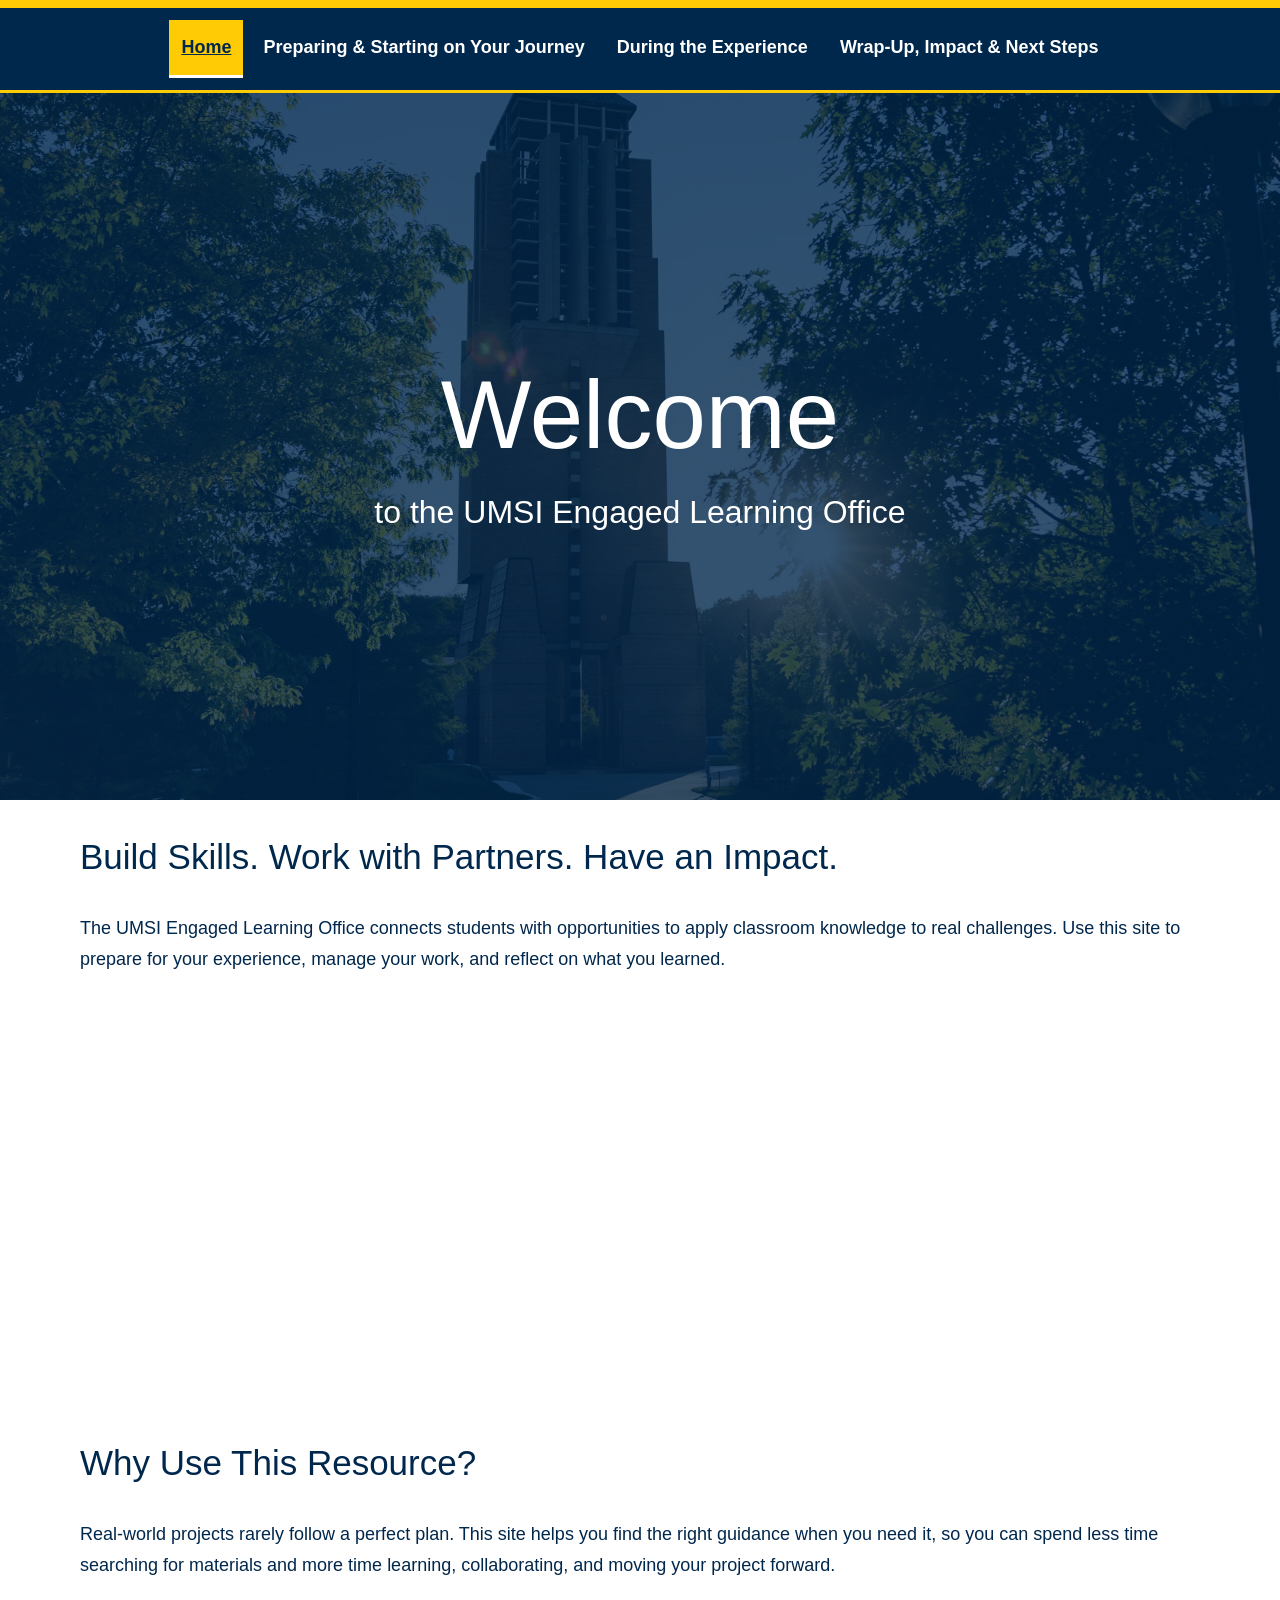
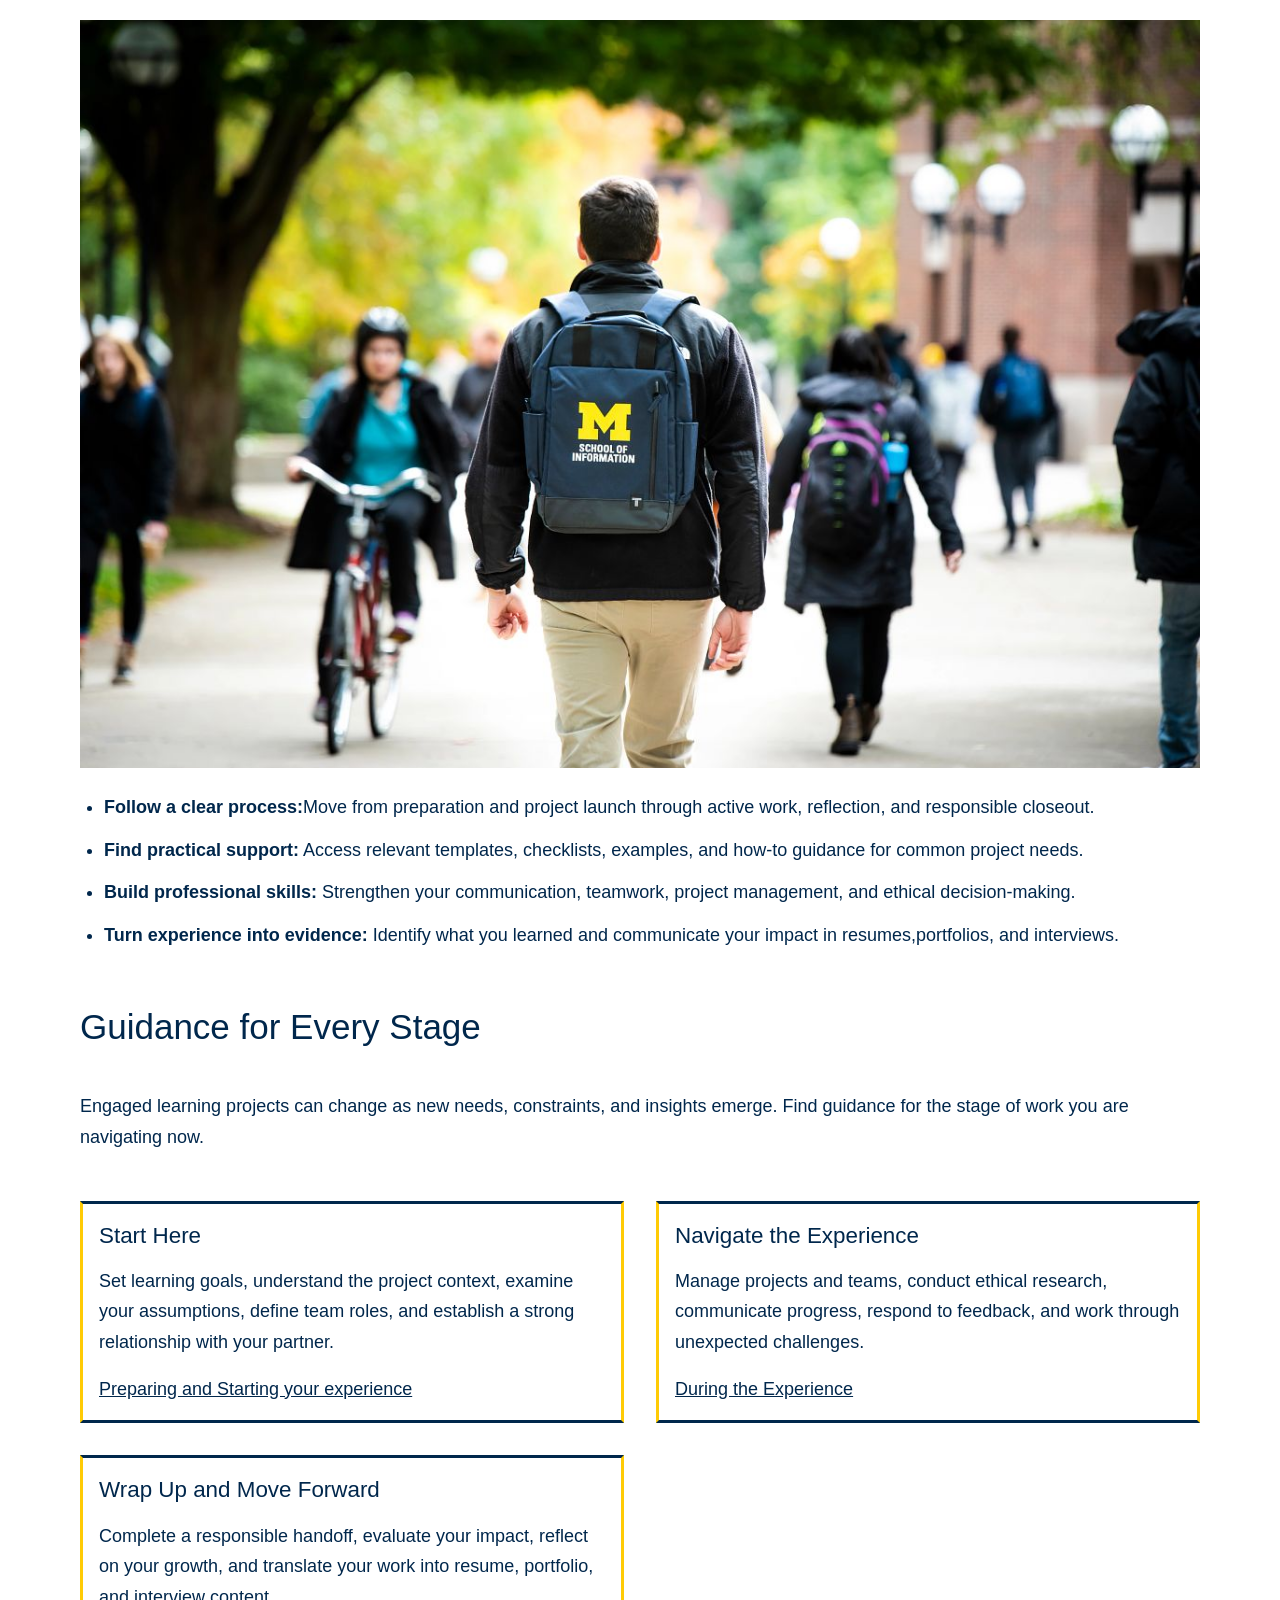
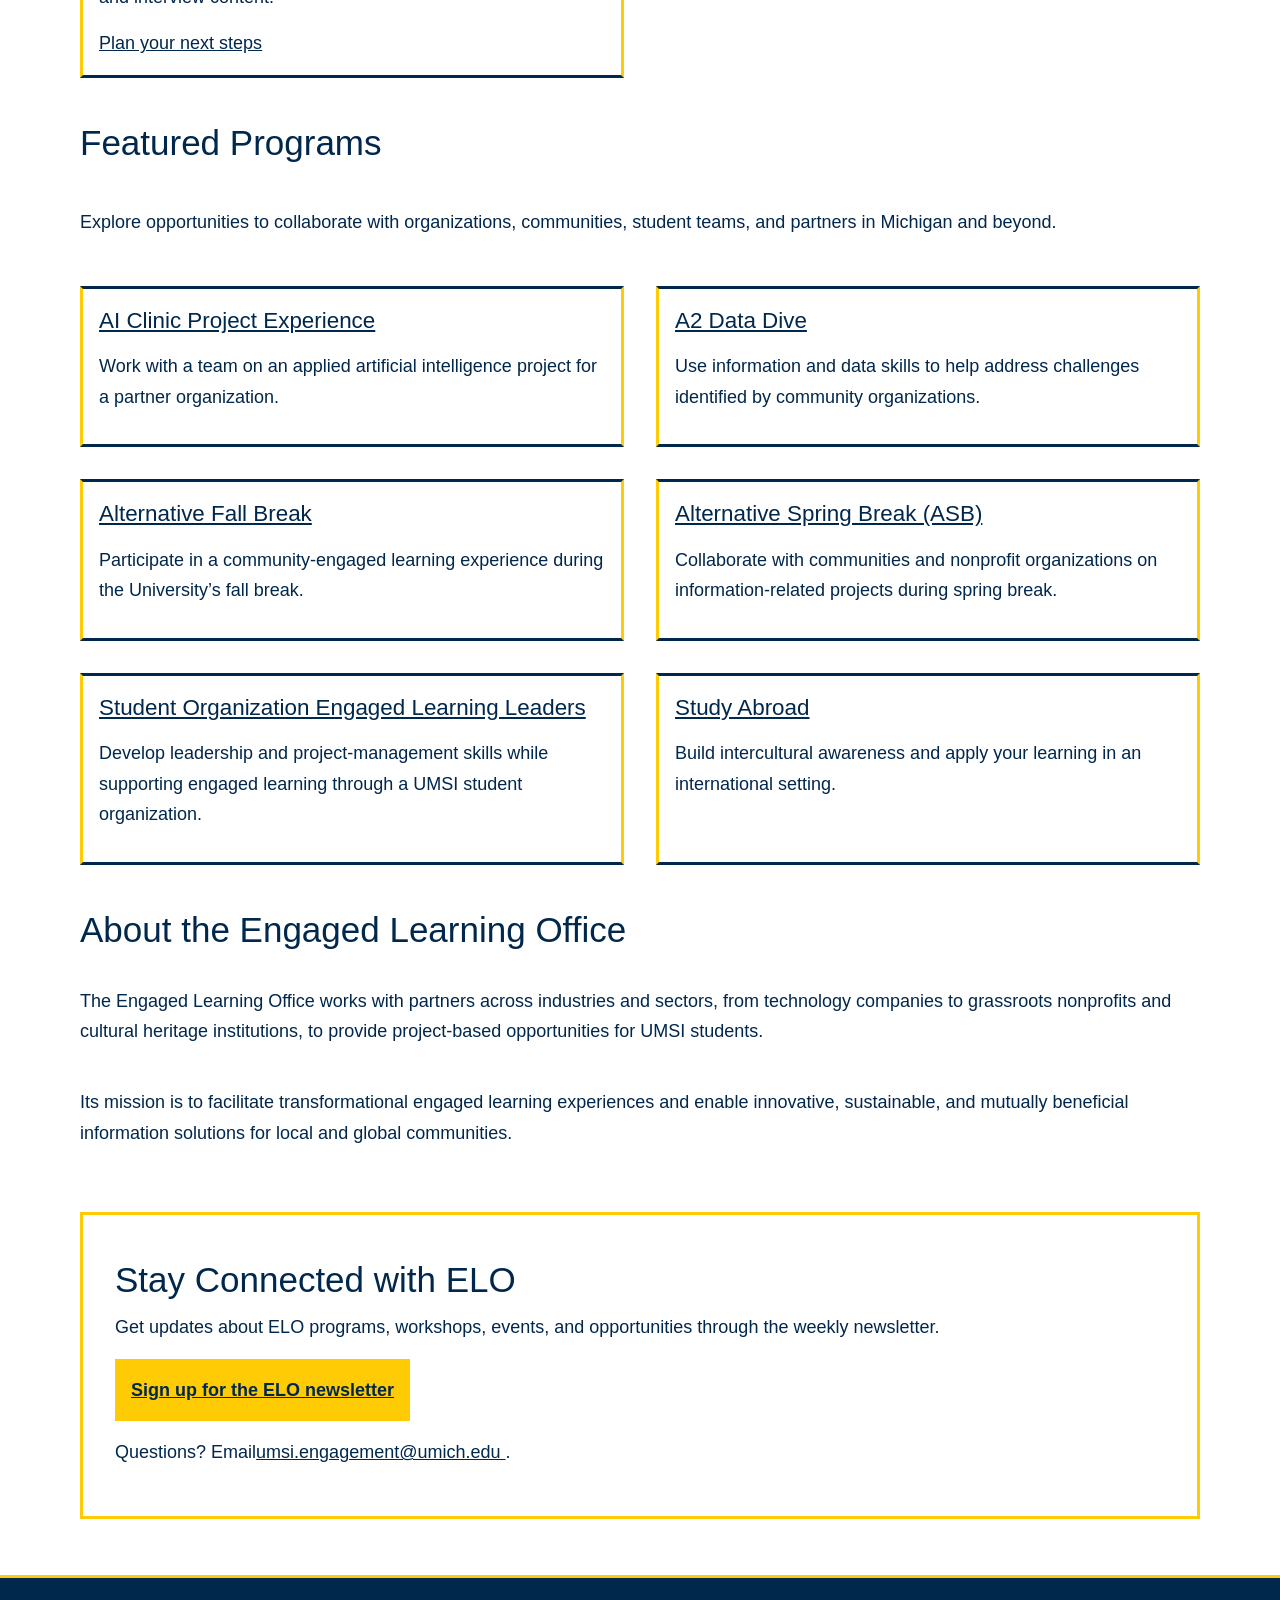
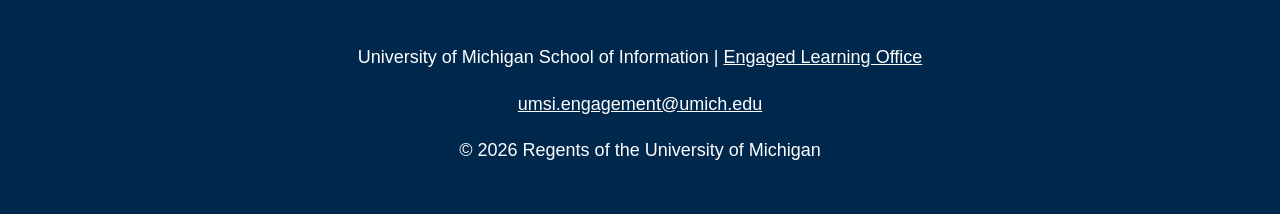
<file: index.html>
<!DOCTYPE html>
<html lang="en">

<head>

<link rel="stylesheet" href="css/html5reset.css">
<link rel="stylesheet" href="css/style.css">
    <meta charset="UTF-8">
    <meta name="viewport" content="width=device-width, initial-scale=1.0">
    <title>Engaged Learning Resources | UMSI</title>

  <script src="js/footer.js" defer></script>
</head>
<body>

    <header class="home-header">
  <a href = "#main">Skip to Main Content</a>
        <nav>
            <ul>
                <li><a href="index.html" aria-current="page">Home</a></li>
                <li><a href = "prep&start.html" >Preparing & Starting on Your Journey</a></li>
                <li><a href = "during.html" >During the Experience</a></li>
                <li><a href = "wrap-up&next_steps.html">Wrap-Up, Impact & Next Steps</a></li>
            </ul>
        </nav>
    <div class="home-hero">
      <img src="images/MCOMMONS-Maize_Hour_North-18.jpg" alt="Lurie Tower and trees in the North Campus Grove are illuminated by a bright setting sun.">
      <h1><span class="hero-welcome">Welcome</span> <span class="hero-subtitle">to the UMSI Engaged Learning Office</span></h1>
    </div>

    </header>
    <main id="main">
    <section>
      <h2>Build Skills. Work with Partners. Have an Impact.</h2>
      <p>
       The UMSI Engaged Learning Office connects students with opportunities to apply classroom knowledge to real challenges. Use this site to prepare for your experience, manage your work, and reflect on what you learned.
      </p>

      <iframe width="560" height="315" src="https://www.youtube.com/embed/81ZO9RfIJEQ?si=tBp82YWZMl1u7CVS" title="YouTube video player" allow="accelerometer; autoplay; clipboard-write; encrypted-media; gyroscope; picture-in-picture; web-share" referrerpolicy="strict-origin-when-cross-origin" allowfullscreen></iframe>
         <!-- Note: this iframe might cause an Axe ARIA error - that's not on you that's on YouTube! -->
    </section>

<section>
    <h2>Why Use This Resource?</h2>

    <p>Real-world projects rarely follow a perfect plan. This site helps you find the right guidance when you need it, so you can spend less time searching for materials and more time learning, collaborating, and moving your project forward.
    </p>
        <img src="images/UMSI_CampusFall_UMSIBackpack_02.jpg" alt="A student wears a UMSI backpack in fall on the drag.">
    <ul>
        <li><strong>Follow a clear process:</strong>Move from preparation and project launch through active work, reflection, and responsible closeout.</li>
        <li><strong>Find practical support:</strong> Access relevant templates, checklists, examples, and how-to guidance for common project needs.</li>
        <li><strong>Build professional skills:</strong> Strengthen your communication, teamwork, project management, and ethical decision-making.</li>
        <li><strong>Turn experience into evidence:</strong> Identify what you learned and communicate your impact in resumes,portfolios, and interviews.</li>
    </ul>
</section>

 <section class="phase-resources">
    <h2>Guidance for Every Stage</h2>
    <p>Engaged learning projects can change as new needs, constraints, and insights emerge. Find guidance for the stage of work you are navigating now.</p>
    <article>
      <h3>Start Here</h3>
      <p>Set learning goals, understand the project context, examine your assumptions, define team roles, and establish a strong relationship with your partner.</p>
      <a href="prep&start.html">Preparing and Starting your experience</a>
    </article>

    <article>
      <h3>Navigate the Experience</h3>
      <p>Manage projects and teams, conduct ethical research, communicate progress, respond to feedback, and work through unexpected challenges.</p>
      <a href="during.html">During the Experience</a>
    </article>

    <article>
      <h3>Wrap Up and Move Forward</h3>
      <p>Complete a responsible handoff, evaluate your impact, reflect on your growth, and translate your work into resume, portfolio, and interview content.</p>
      <a href="wrap-up&next_steps.html">Plan your next steps</a>
    </article>
  </section>

   <section class="phase-resources">
    <h2>Featured Programs</h2>
    <p>Explore opportunities to collaborate with organizations, communities, student teams, and partners in Michigan and beyond.</p>
    <article>
    <h3><a href="https://mcompass.umich.edu/_portal/tds-program-brochure?programid=12810">AI Clinic Project Experience</a></h3>
    <p>Work with a team on an applied artificial intelligence project for a partner organization.</p>
    </article>

    <article>
    <h3><a href="https://mcompass.umich.edu/_portal/tds-program-brochure?programid=12556">A2 Data Dive</a></h3>
    <p>Use information and data skills to help address challenges identified by community organizations.</p>
    </article>

     <article>
      <h3><a href="https://mcompass.umich.edu/_portal/tds-program-brochure?programid=11297">Alternative Fall Break</a></h3>
      <p>Participate in a community-engaged learning experience during the University’s fall break.</p>
    </article>

    <article>
      <h3><a href="https://mcompass.umich.edu/_portal/tds-program-brochure?programid=10621">Alternative Spring Break (ASB)</a></h3>
       <p>Collaborate with communities and nonprofit organizations on information-related projects during spring break.</p>
    </article>

    <article>
      <h3><a href="https://mcompass.umich.edu/_portal/tds-program-brochure?programid=12294">Student Organization Engaged Learning Leaders</a></h3>
       <p>Develop leadership and project-management skills while supporting engaged learning through a UMSI student organization.</p>
    </article>

    <article>
      <h3><a href="https://www.si.umich.edu/student-life/study-abroad">Study Abroad</a></h3>
      <p>Build intercultural awareness and apply your learning in an international setting. </p>
    </article>
   </section>
  <section>
    <h2>About the Engaged Learning Office</h2>
    <p>The Engaged Learning Office works with partners across industries and sectors, from technology companies to grassroots nonprofits and cultural heritage institutions, to provide project-based opportunities for UMSI students.</p>
    <p>Its mission is to facilitate transformational engaged learning experiences and enable innovative, sustainable, and mutually beneficial information solutions for local and global communities.</p>
  </section>
  <aside>
    <h2>Stay Connected with ELO</h2>
    <p>Get updates about ELO programs, workshops, events, and opportunities through the weekly newsletter.</p>
    <div>
       <a href="https://umsi.info/elo-newsletter"> Sign up for the ELO newsletter</a>
    </div>
    <p>Questions? Email<a href="mailto:umsi.engagement@umich.edu">umsi.engagement@umich.edu </a>.</p>
  </aside>


        <!-- Content taken & modified from UMGPT with the prompt, "Write me a webpage of intro content to help meet the following requirements - this is for the home page": and then pasted in the client objectives & project requirements"
        UMGPT. (2026). UMGPT ( GPT-5.6 Sol September 7th version) [Large language model]. -->
    </main>
    <footer>
        <p>University of Michigan School of Information | <a href="https://www.si.umich.edu/programs/engaged-learning/about-engaged-learning-office">Engaged Learning Office </a></p>
      <address>
        <a href="mailto:umsi.engagement@umich.edu">umsi.engagement@umich.edu</a>
      </address>
      <p>&copy; <span data-current-year></span> Regents of the University of Michigan</p>
    </footer>
</body>
</html>
</file>
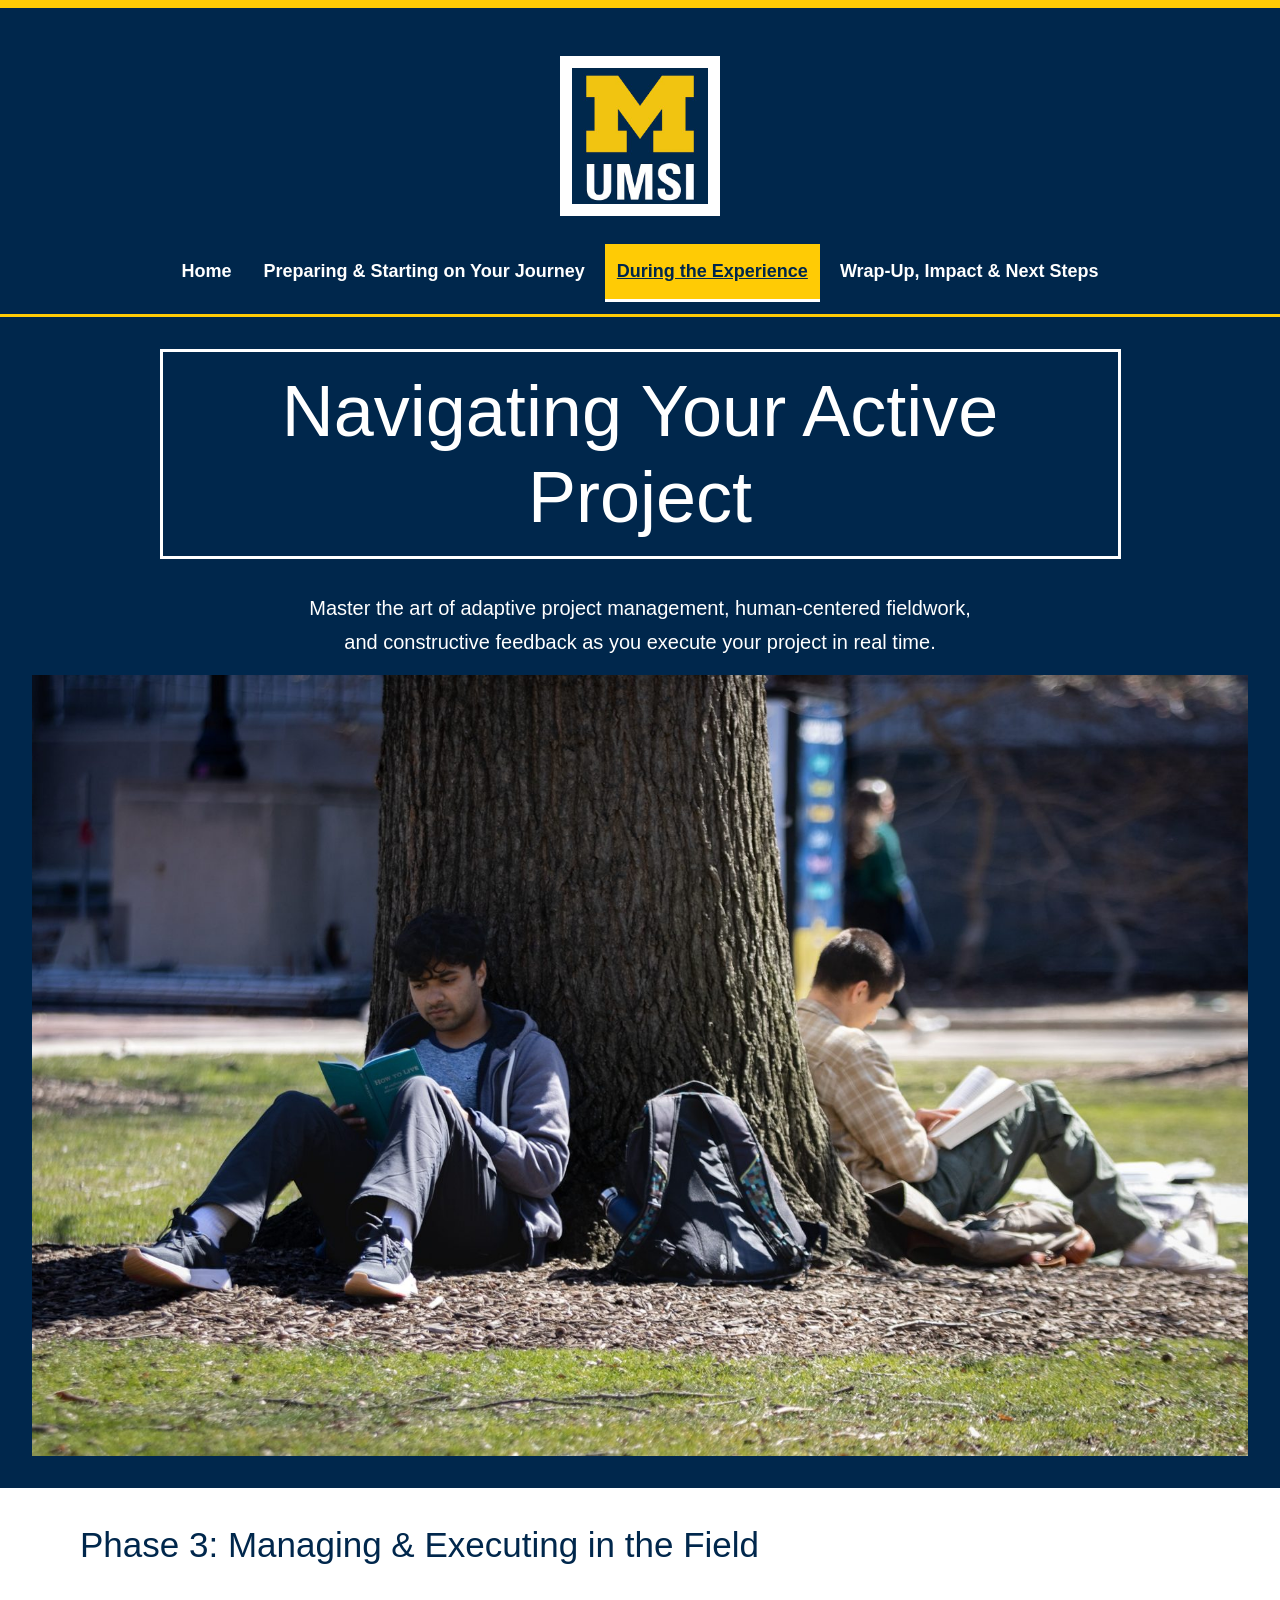
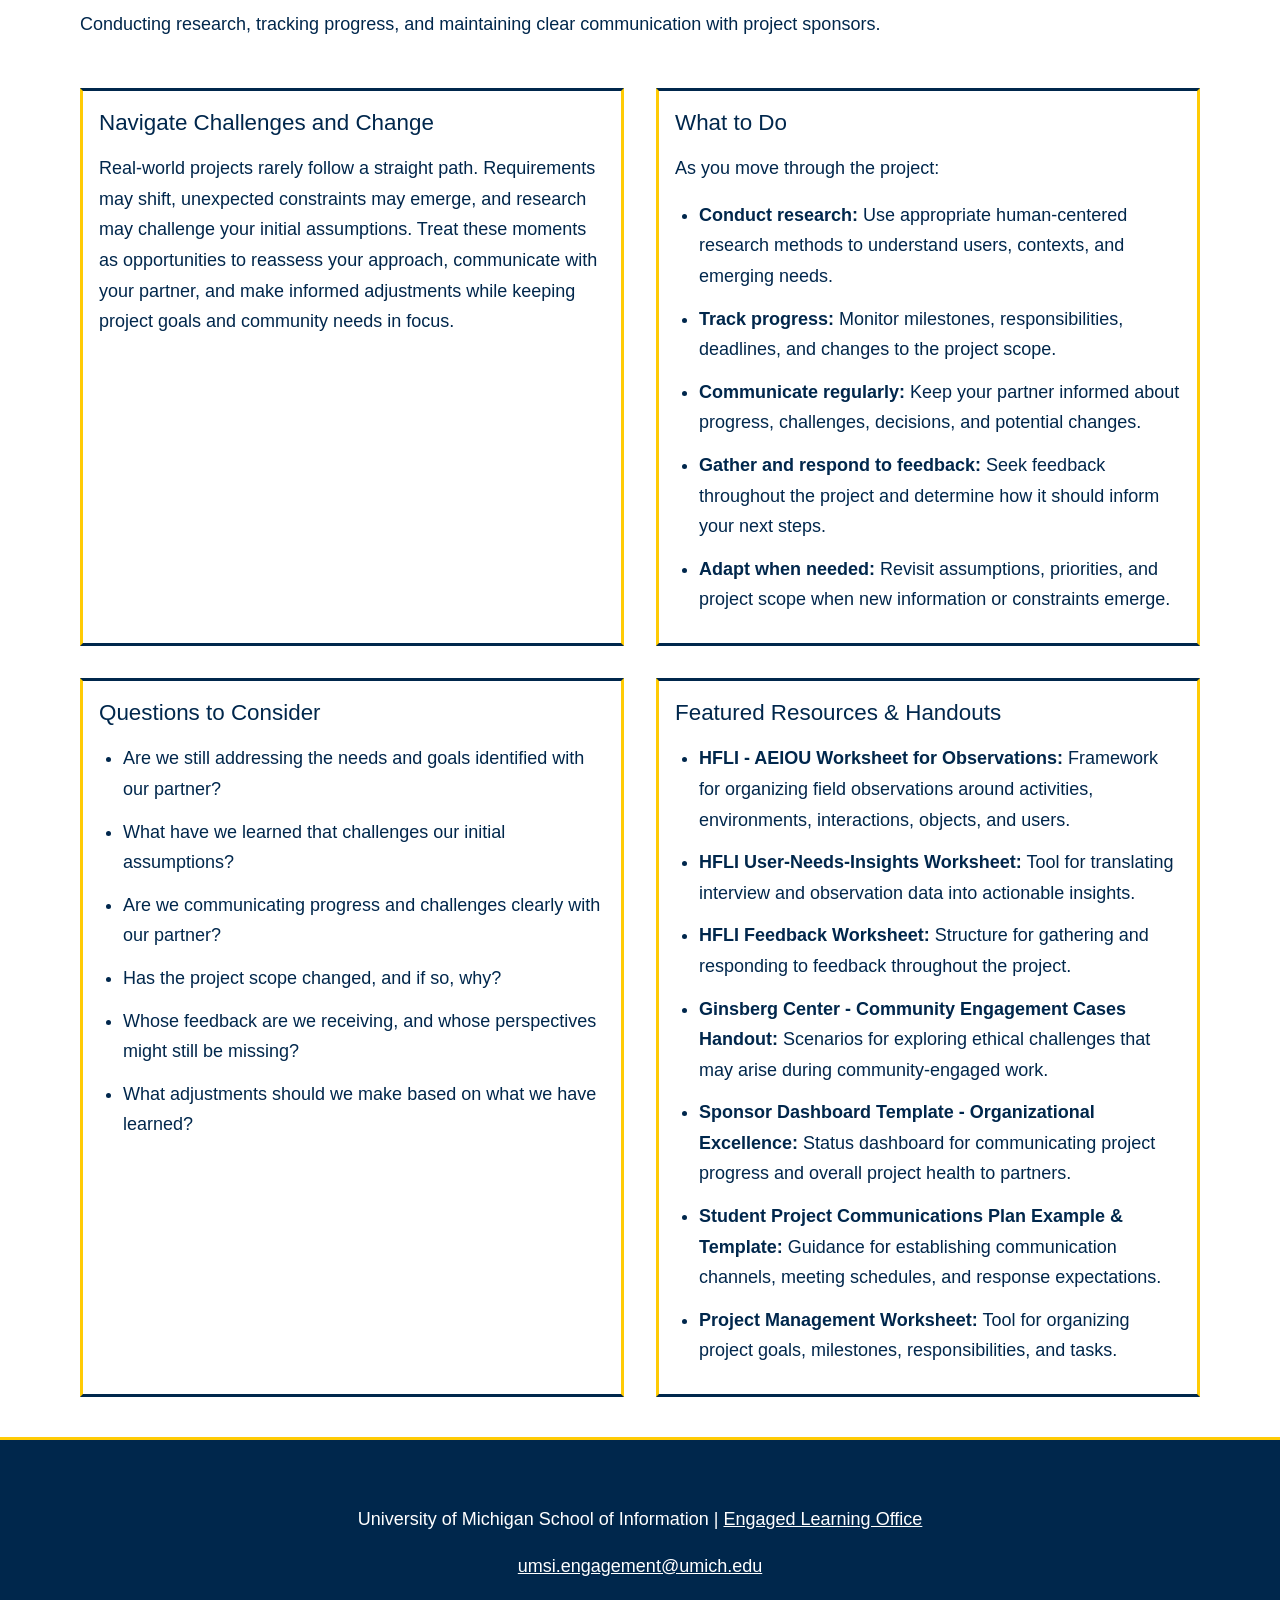
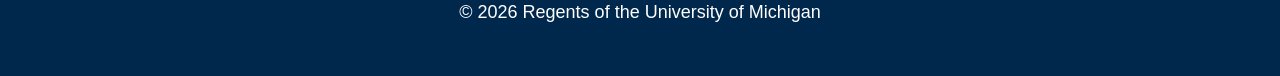
<file: during.html>
<!DOCTYPE html>
<html lang="en">

<head>
<link rel="stylesheet" href="css/html5reset.css">
<link rel="stylesheet" href="css/style.css">
    <meta charset="UTF-8">
    <meta name="viewport" content="width=device-width, initial-scale=1.0">
    <title>During</title>
  <script src="js/footer.js" defer></script>
</head>
    
<body>
    <header>
<a href = "#main">Skip to Main Content</a>
<img src="images/UMSI_signature_vertical_informal_solidblue.jpg" alt="UMSI Logo">
        <nav>
            <ul>
                <li><a href = "index.html">Home</a></li>
                <li><a href = "prep&start.html">Preparing & Starting on Your Journey</a></li>
                <li><a href = "during.html" aria-current="page">During the Experience</a></li>
                <li><a href = "wrap-up&next_steps.html">Wrap-Up, Impact & Next Steps</a></li>
            </ul>
        </nav>
    <h1> Navigating Your Active Project</h1>
    <p>Master the art of adaptive project management, human-centered fieldwork, and constructive feedback as you execute your project in real time.</p>
<img src="images/MCOMMONS_9V9A7924.jpg" alt="Two students reading near a tree." height="500">
    </header>
    
<main id="main">
    <section class="phase-resources">
  <h2>Phase 3: Managing & Executing in the Field</h2>
  <p>Conducting research, tracking progress, and maintaining clear communication with project sponsors.</p>

  <article>
    <h3>Navigate Challenges and Change</h3>
    <p>Real-world projects rarely follow a straight path. Requirements may shift, unexpected constraints may emerge, and research may challenge your initial assumptions. Treat these moments as opportunities to reassess your approach, communicate with your partner, and make informed adjustments while keeping project goals and community needs in focus.</p>
  </article>

  <article>
    <h3>What to Do</h3>
    <p>As you move through the project:</p>
    <ul>
      <li><strong>Conduct research:</strong> Use appropriate human-centered research methods to understand users, contexts, and emerging needs.</li>
      <li><strong>Track progress:</strong> Monitor milestones, responsibilities, deadlines, and changes to the project scope.</li>
      <li><strong>Communicate regularly:</strong> Keep your partner informed about progress, challenges, decisions, and potential changes.</li>
      <li><strong>Gather and respond to feedback:</strong> Seek feedback throughout the project and determine how it should inform your next steps.</li>
      <li><strong>Adapt when needed:</strong> Revisit assumptions, priorities, and project scope when new information or constraints emerge.</li>
    </ul>
  </article>

  <article>
    <h3>Questions to Consider</h3>
    <ul>
      <li>Are we still addressing the needs and goals identified with our partner?</li>
      <li>What have we learned that challenges our initial assumptions?</li>
      <li>Are we communicating progress and challenges clearly with our partner?</li>
      <li>Has the project scope changed, and if so, why?</li>
      <li>Whose feedback are we receiving, and whose perspectives might still be missing?</li>
      <li>What adjustments should we make based on what we have learned?</li>
    </ul>
  </article>

  <article>
    <h3>Featured Resources & Handouts</h3>
    <ul>
      <li><strong>HFLI - AEIOU Worksheet for Observations:</strong> Framework for organizing field observations around activities, environments, interactions, objects, and users.</li>

      <li><strong>HFLI User-Needs-Insights Worksheet:</strong> Tool for translating interview and observation data into actionable insights.</li>

      <li><strong>HFLI Feedback Worksheet:</strong> Structure for gathering and responding to feedback throughout the project.</li>

      <li><strong>Ginsberg Center - Community Engagement Cases Handout:</strong> Scenarios for exploring ethical challenges that may arise during community-engaged work.</li>

      <li><strong>Sponsor Dashboard Template - Organizational Excellence:</strong> Status dashboard for communicating project progress and overall project health to partners.</li>

      <li><strong>Student Project Communications Plan Example & Template:</strong> Guidance for establishing communication channels, meeting schedules, and response expectations.</li>

      <li><strong>Project Management Worksheet:</strong> Tool for organizing project goals, milestones, responsibilities, and tasks.</li>
    </ul>
  </article>
</section>
</main>
<!-- Content taken & modified from ChatGPT with the prompt, "Refine and alternate this content following the same format and structure in Prep & Start." OpenAI. (2026). ChatGPT (GPT-5.6 Sol September 20th version) [Large language model]. -->
 
<footer>
        <p>University of Michigan School of Information | <a href="https://www.si.umich.edu/programs/engaged-learning/about-engaged-learning-office">Engaged Learning Office </a></p>
      <address>
        <a href="mailto:umsi.engagement@umich.edu">umsi.engagement@umich.edu</a>
      </address>
      <p>&copy; <span data-current-year></span> Regents of the University of Michigan</p>
    </footer>
    
</body>

</html>
</file>
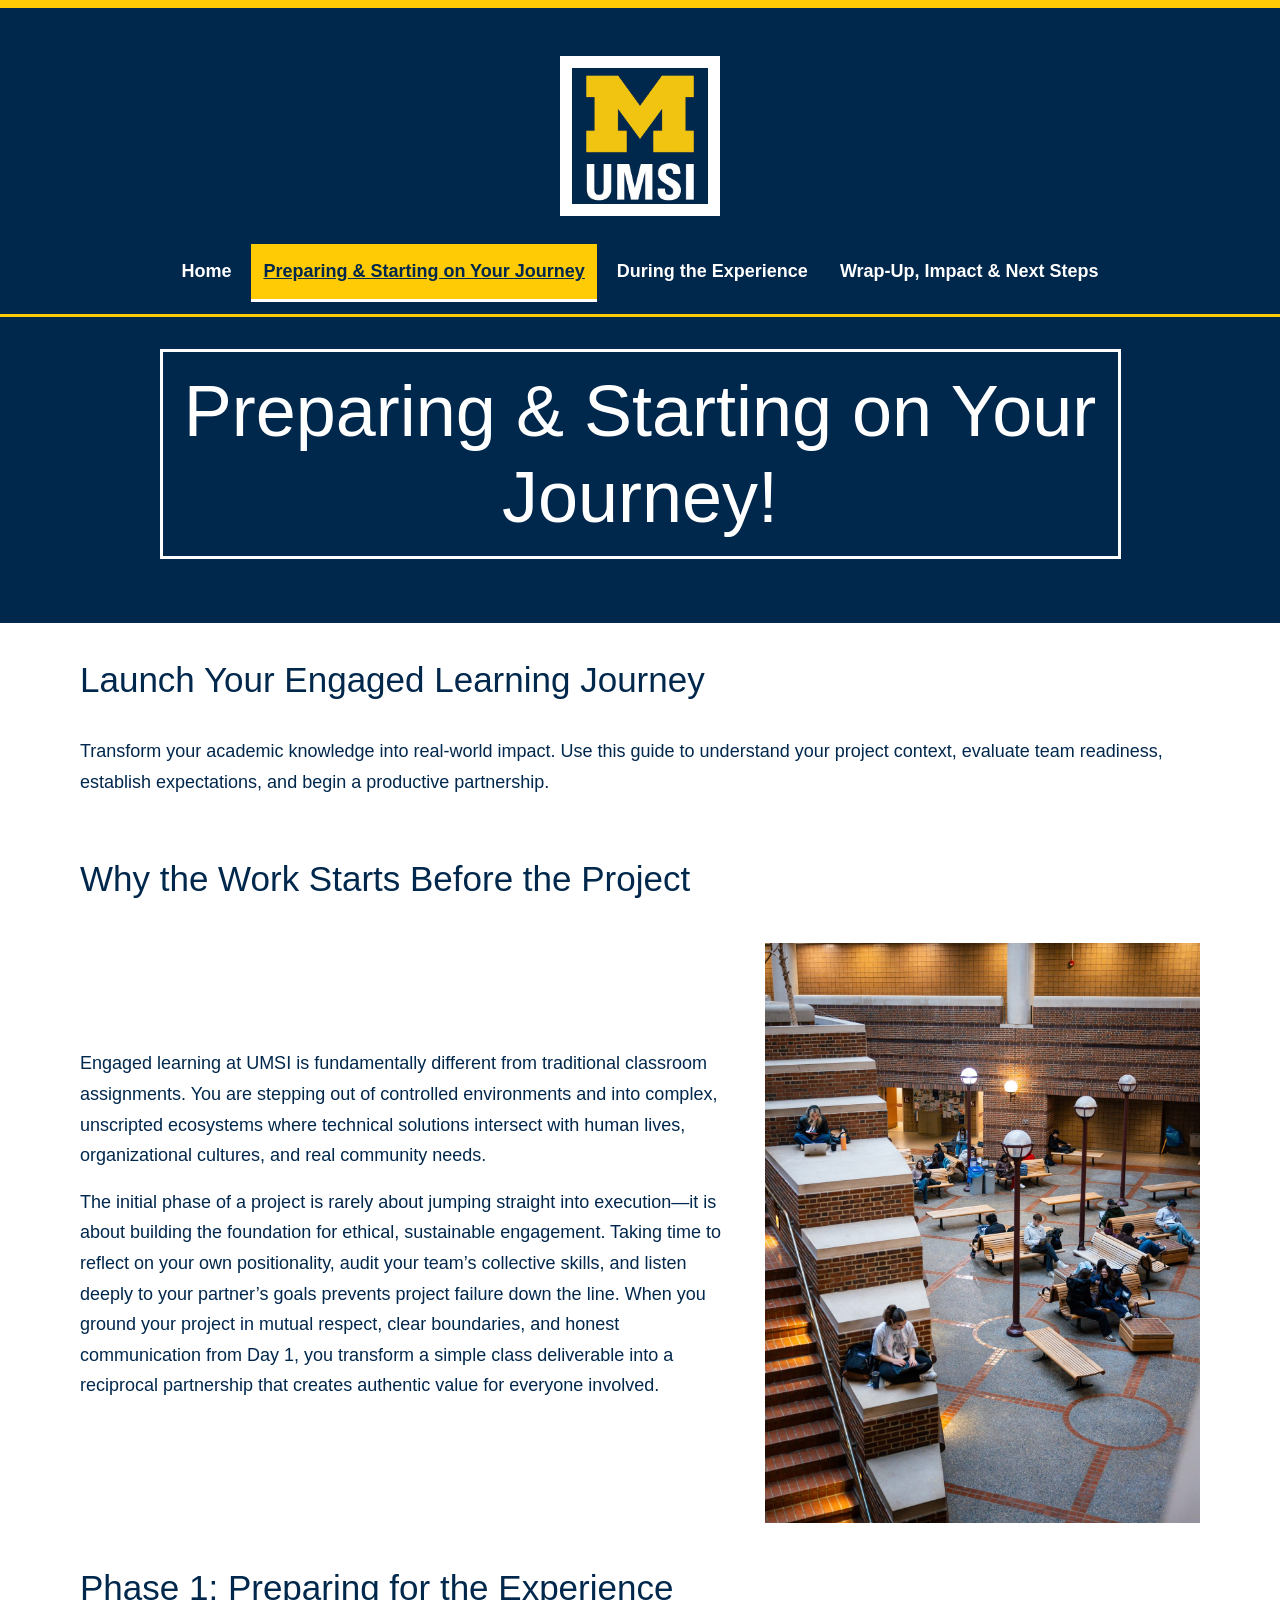
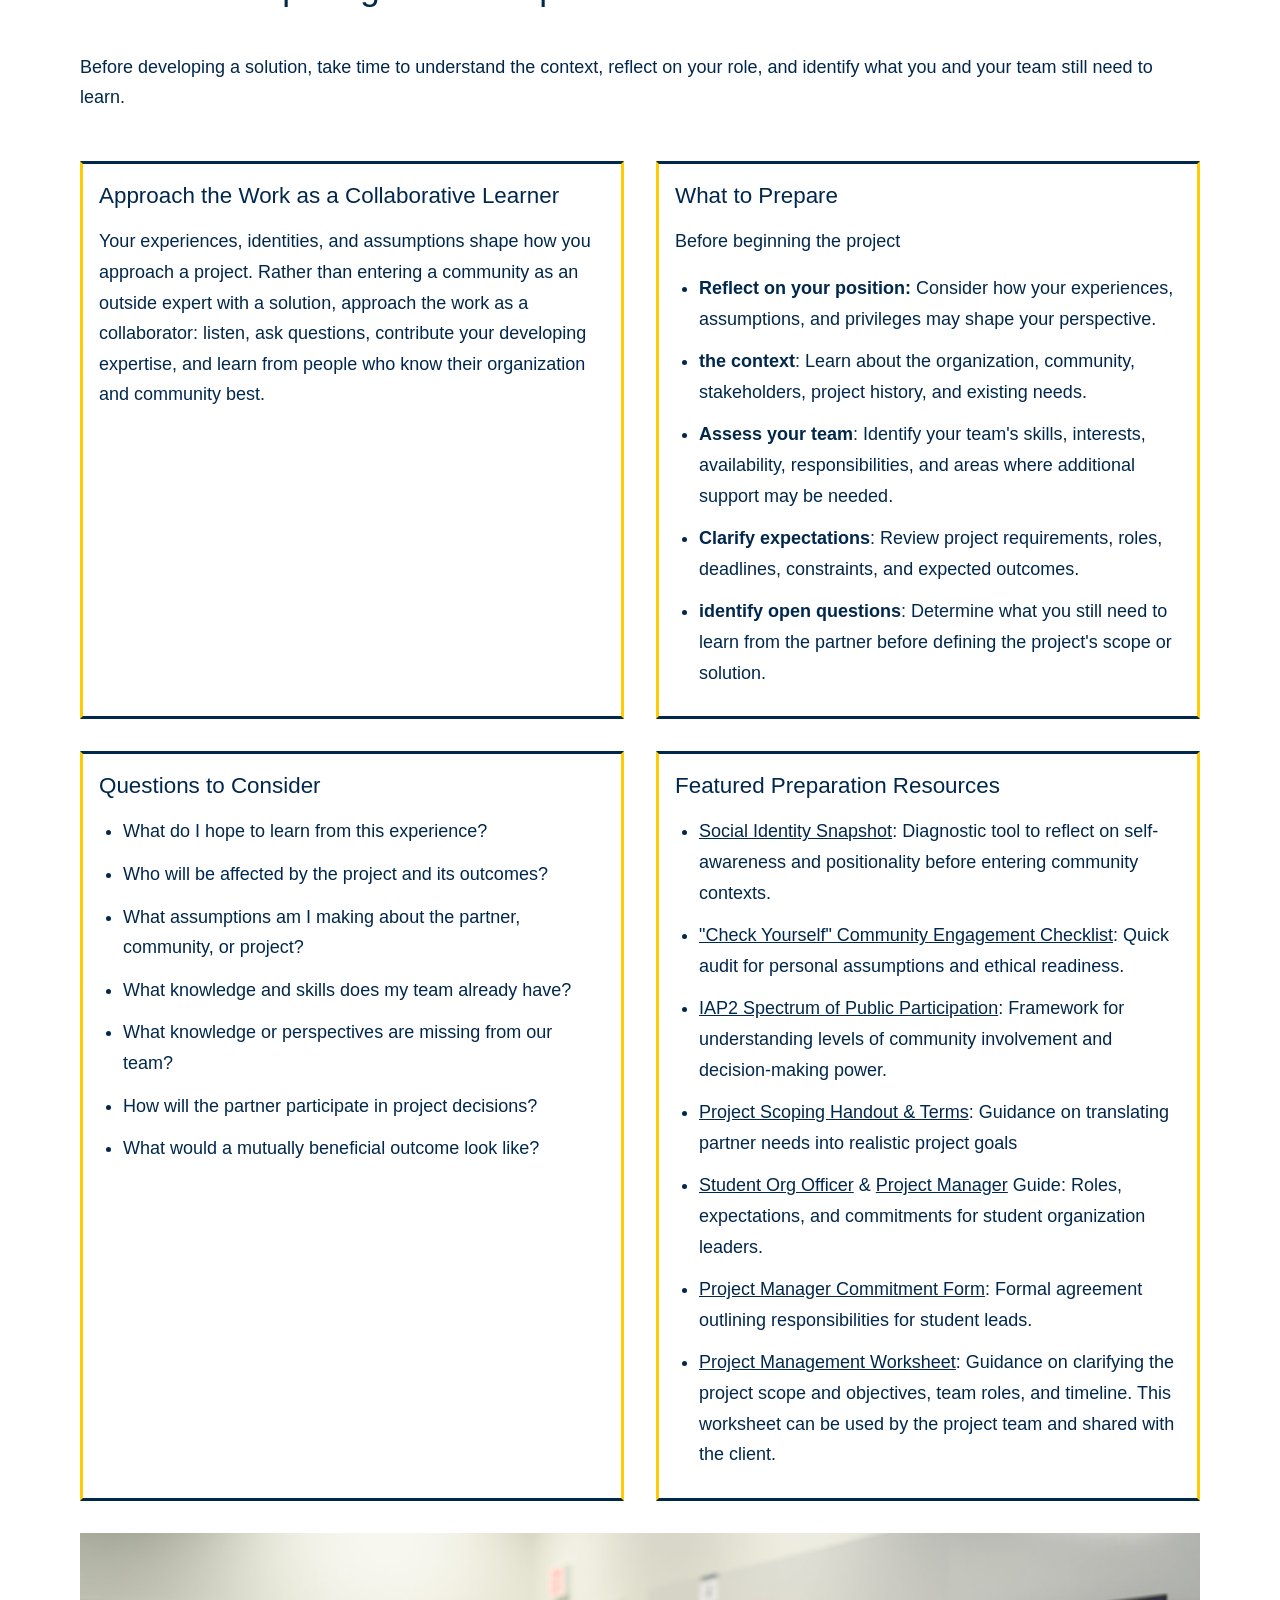
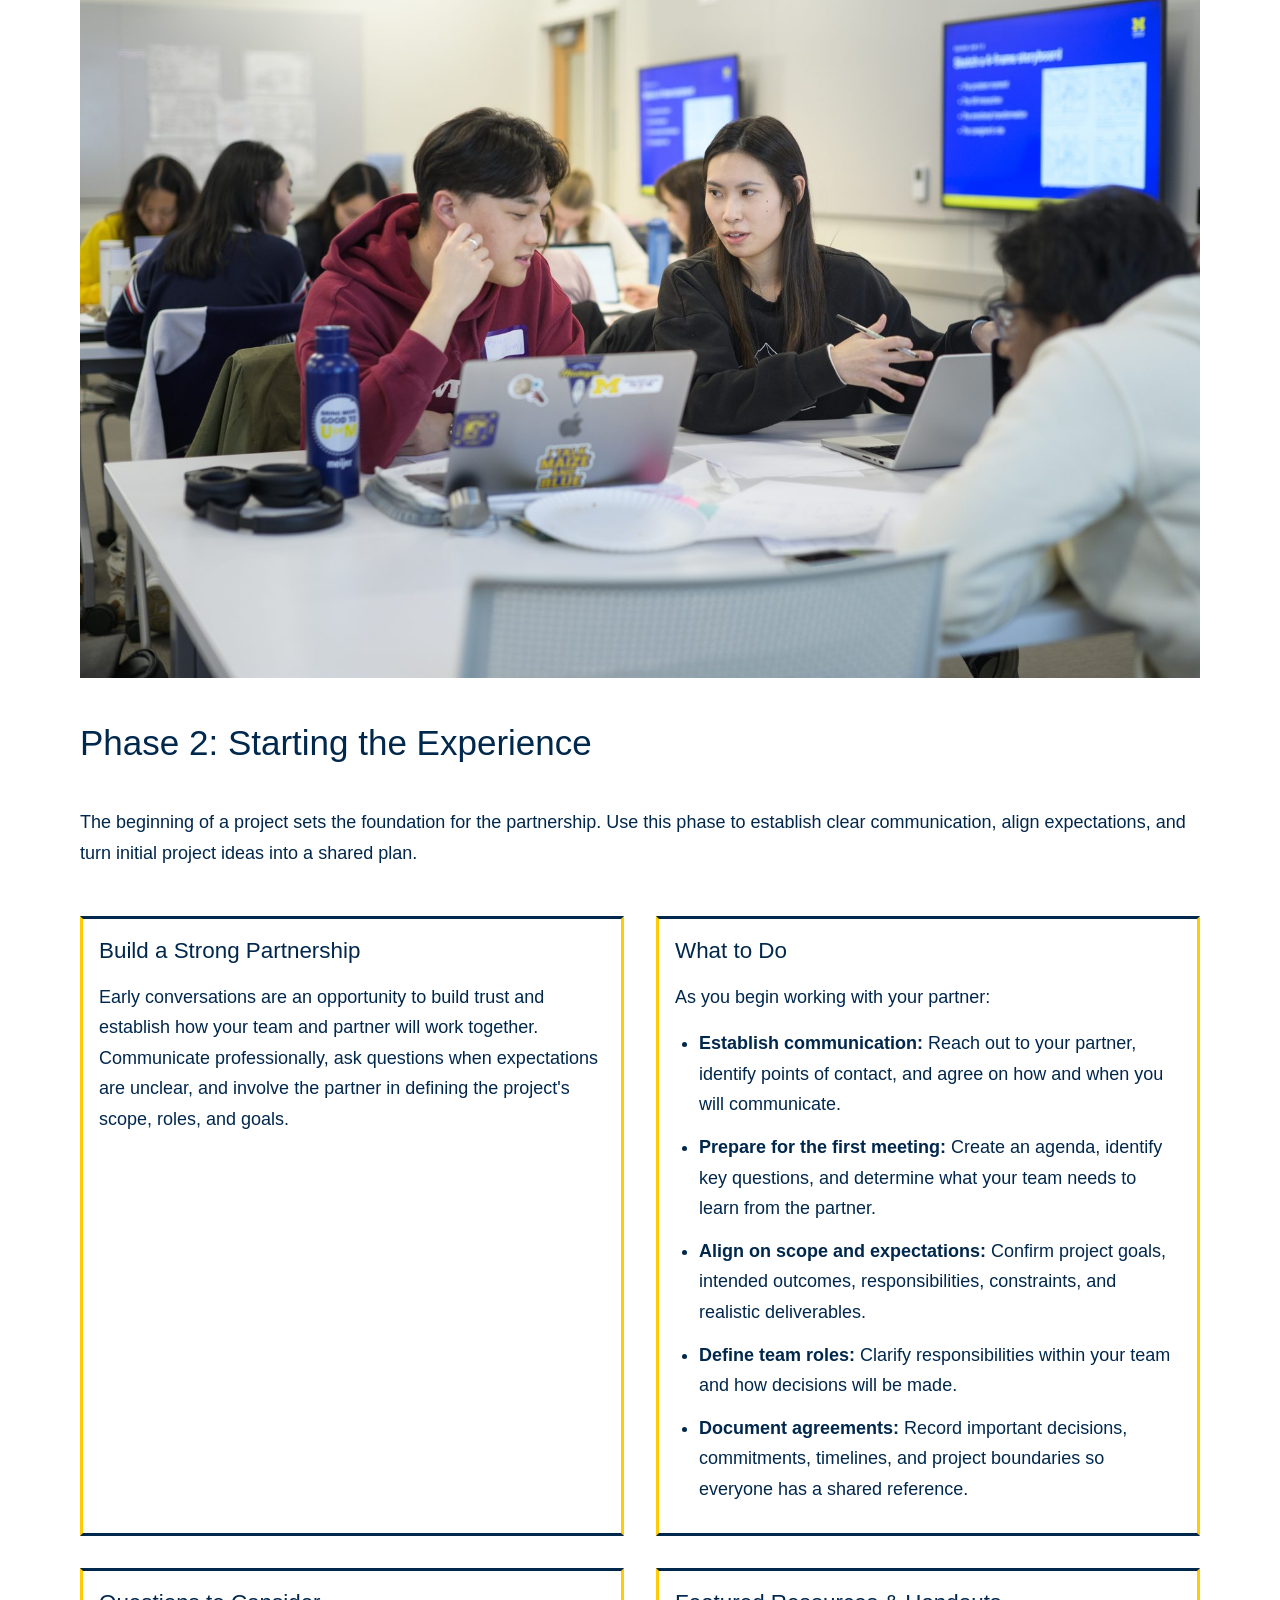
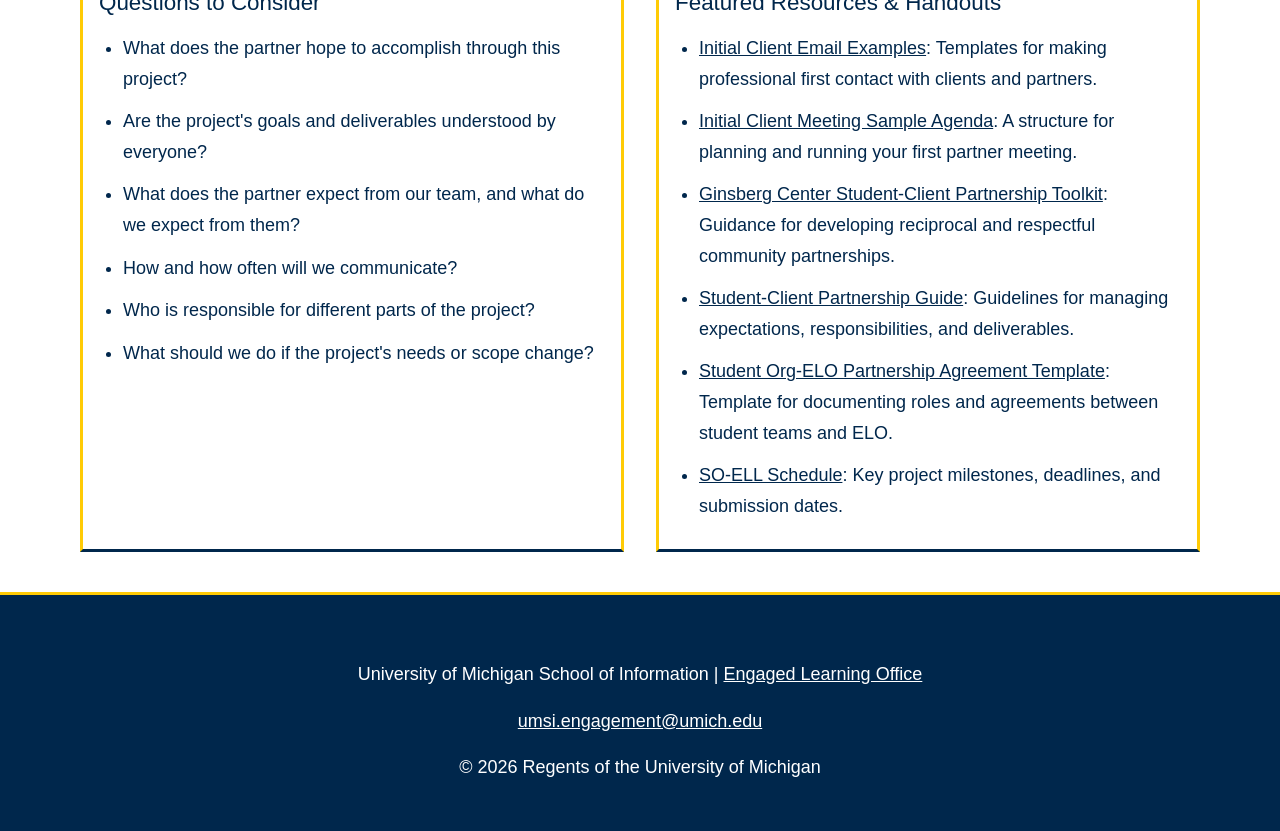
<file: prep&start.html>
<!DOCTYPE html>
<html lang="en">
<head>
  <link rel="stylesheet" href="css/html5reset.css">
<link rel="stylesheet" href="css/style.css">
    <meta charset="UTF-8">
    <meta name="viewport" content="width=device-width, initial-scale=1.0">
    <title>prep&start</title>
  <script src="js/footer.js" defer></script>
</head>
<body>

    <header>

  <a href = "#main">Skip to Main Content</a>
        <img src="images/UMSI_signature_vertical_informal_solidblue.jpg" alt="UMSI Logo">
        <nav>
            <ul>
                <li><a href = "index.html">Home</a></li>
                <li><a href = "prep&start.html" aria-current="page">Preparing & Starting on Your Journey</a></li>
                <li><a href = "during.html">During the Experience</a></li>
                <li><a href = "wrap-up&next_steps.html">Wrap-Up, Impact & Next Steps</a></li>
            </ul>
        </nav>

    <h1>Preparing & Starting on Your Journey!</h1>
  </header>
<main id="main">
<section>
  <h2>Launch Your Engaged Learning Journey</h2>
  <p>Transform your academic knowledge into real-world impact. Use this guide to understand your project context, evaluate team readiness, establish expectations, and begin a productive partnership.</p>
</section>

<section class="prep-context">
  <h2>Why the Work Starts Before the Project</h2>
  <div>
  <p>Engaged learning at UMSI is fundamentally different from traditional classroom assignments. You are stepping out of controlled environments and into complex, unscripted ecosystems where technical solutions intersect with human lives, organizational cultures, and real community needs.</p>
  <p>The initial phase of a project is rarely about jumping straight into execution—it is about building the foundation for ethical, sustainable engagement. Taking time to reflect on your own positionality, audit your team’s collective skills, and listen deeply to your partner’s goals prevents project failure down the line. When you ground your project in mutual respect, clear boundaries, and honest communication from Day 1, you transform a simple class deliverable into a reciprocal partnership that creates authentic value for everyone involved.</p>
  </div>
<img class="prep-atrium-photo" src="images/MCOMMONS-FirstWeeksWinter2026-078.jpg" 
alt="Students studying and socializing in a large brick atrium at the University of Michigan"
width="500">
<!-- Alt text generated by ChatGPT with the prompt, "Give me an alt text for this image." OpenAI. (2026). ChatGPT (GPT-5.6 Sol September 20th version) [Large language model]. -->
</section>

<section class="phase-resources">
  <h2>Phase 1: Preparing for the Experience</h2>
  <p>Before developing a solution, take time to understand the context, reflect on your role, and identify what you and your team still need to learn.</p>
    
  <article>
    <h3>Approach the Work as a Collaborative Learner</h3>
    <p>Your experiences, identities, and assumptions shape how you approach a project. Rather than entering a community as an outside expert with a solution, approach the work as a collaborator: listen, ask questions, contribute your developing expertise, and learn from people who know their organization and community best.</p>
    </article>

  <article>
    <h3>What to Prepare</h3>
    <p>Before beginning the project</p>
    <ul>
      <li><strong>Reflect on your position:</strong> Consider how your experiences, assumptions, and privileges may shape your perspective.</li>
      <li><strong>the context</strong>: Learn about the organization, community, stakeholders, project history, and existing needs.</li>
      <li><strong>Assess your team</strong>: Identify your team's skills, interests, availability, responsibilities, and areas where additional support may be needed.</li>
      <li><strong>Clarify expectations</strong>: Review project requirements, roles, deadlines, constraints, and expected outcomes.</li>
      <li><strong>identify open questions</strong>: Determine what you still need to learn from the partner before defining the project's scope or solution.</li>
    </ul>
  </article>

  <article>
    <h3>Questions to Consider</h3>
    <ul>
      <li>What do I hope to learn from this experience?</li>
      <li>Who will be affected by the project and its outcomes?</li>
      <li>What assumptions am I making about the partner, community, or project?</li>
      <li>What knowledge and skills does my team already have?</li>
      <li>What knowledge or perspectives are missing from our team?</li>
      <li>How will the partner participate in project decisions?</li>
      <li>What would a mutually beneficial outcome look like?</li>
    </ul>
  </article> 

  <article>
    <h3>Featured Preparation Resources</h3>
    <ul>
      <li><a href="https://sites.lsa.umich.edu/equitable-teaching/social-identity-snapshot">Social Identity Snapshot</a>: Diagnostic tool to reflect on self-awareness and positionality before entering community contexts.</li>
      <li><a href="https://docs.google.com/document/d/1Qt9YeStVwDHjwJhOLAz42JSNQR2lFMurdUtxtdrGkuc/edit?tab=t.0#heading=h.ch0bvccjkrzn">"Check Yourself" Community Engagement Checklist</a>: Quick audit for personal assumptions and ethical readiness.</li>
      <li><a href="https://drive.google.com/file/d/1zc1RNlrDxV51-muOERdDTnINQcquJpOA/view?usp=sharing">IAP2 Spectrum of Public Participation</a>: Framework for understanding levels of community involvement and decision-making power.</li>
      <li><a href="https://docs.google.com/document/d/1TrEDolwmOIlXgYgAP9VvlOGoYOwFfe6KxzZOgZSVYVw/edit?usp=drive_link">Project Scoping Handout & Terms</a>: Guidance on translating partner needs into realistic project goals</li>
      <li><a href="https://docs.google.com/document/d/1AexsV_JeSd0kRUBbcifZpfBu6y6Zi8Y0iJScp1I3gkM/edit?usp=drive_link">Student Org Officer</a> & <a href="https://docs.google.com/document/u/0/d/1uwOOS0TrXWzcSShj8DUFpckWo0t1UNu_Q7WVbZnLhX0/edit">Project Manager</a> Guide: Roles, expectations, and commitments for student organization leaders.</li>
      <li><a href="https://docs.google.com/document/d/1U4lCNGyWKJ3C2i_VgFqAR45Z4zF1FehuthuqT-M2wdI/edit?usp=drive_link">Project Manager Commitment Form</a>: Formal agreement outlining responsibilities for student leads.</li>
      <li><a href="https://docs.google.com/document/d/1twc-7TYWmb_PNrOBiDI1NuJqJAuhluTICr22GRd_NLc/edit?usp=drive_link">Project Management Worksheet</a>: Guidance on clarifying the project scope and objectives, team roles, and timeline. This worksheet can be used by the project team and shared with the client.</li>
    </ul>
  </article>

</section>

  <img src="images/UMSI_DesignJam_MixelStudio_11052025_05.jpg" 
alt="Students collaborate around a table with laptops and notes during a U-M design jam."
width="1000">

<section class="phase-resources">
  <h2>Phase 2: Starting the Experience</h2>
  <p>The beginning of a project sets the foundation for the partnership. Use this phase to establish clear communication, align expectations, and turn initial project ideas into a shared plan.</p>

  <article>
    <h3>Build a Strong Partnership</h3>
    <p>Early conversations are an opportunity to build trust and establish how your team and partner will work together. Communicate professionally, ask questions when expectations are unclear, and involve the partner in defining the project's scope, roles, and goals.</p>
  </article>

  <article>
    <h3>What to Do</h3>
    <p>As you begin working with your partner:</p>
    <ul>
      <li><strong>Establish communication:</strong> Reach out to your partner, identify points of contact, and agree on how and when you will communicate.</li>
      <li><strong>Prepare for the first meeting:</strong> Create an agenda, identify key questions, and determine what your team needs to learn from the partner.</li>
      <li><strong>Align on scope and expectations:</strong> Confirm project goals, intended outcomes, responsibilities, constraints, and realistic deliverables.</li>
      <li><strong>Define team roles:</strong> Clarify responsibilities within your team and how decisions will be made.</li>
      <li><strong>Document agreements:</strong> Record important decisions, commitments, timelines, and project boundaries so everyone has a shared reference.</li>
    </ul>
  </article>

  <article>
    <h3>Questions to Consider</h3>
    <ul>
      <li>What does the partner hope to accomplish through this project?</li>
      <li>Are the project's goals and deliverables understood by everyone?</li>
      <li>What does the partner expect from our team, and what do we expect from them?</li>
      <li>How and how often will we communicate?</li>
      <li>Who is responsible for different parts of the project?</li>
      <li>What should we do if the project's needs or scope change?</li>
    </ul>
  </article>

  <article>
    <h3>Featured Resources & Handouts</h3>
    <ul>
      <li><a href="https://docs.google.com/document/d/1fWFXwoW5fKX_Tctn97Gio5XZDwILNlqIOyKKE8Yk5J0/edit?usp=drive_link">Initial Client Email Examples</a>: Templates for making professional first contact with clients and partners.</li>

      <li><a href="https://docs.google.com/document/d/1ItXxYauAcPoaGMUZWuJsX-OLFfGmeBOWT7JNhoZxGyU/edit?usp=drive_link">Initial Client Meeting Sample Agenda</a>: A structure for planning and running your first partner meeting.</li>

      <li><a href="https://ginsberg.umich.edu/article/campus-community-partnerships-toolkit">Ginsberg Center Student-Client Partnership Toolkit</a>: Guidance for developing reciprocal and respectful community partnerships.</li>

      <li><a href="https://drive.google.com/file/d/12ealxkKCvOZajxK7doyUXu_k2LyKPUP2/view?usp=drive_link">Student-Client Partnership Guide</a>: Guidelines for managing expectations, responsibilities, and deliverables.</li>

      <li><a href="https://docs.google.com/document/d/1y5Y2wc1ADz0n_ht26kPYlFK3Zm9i3UR_Z0OMWP3Q_xQ/edit?usp=drive_link">Student Org-ELO Partnership Agreement Template</a>: Template for documenting roles and agreements between student teams and ELO.</li>

      <li><a href="https://docs.google.com/spreadsheets/d/1YeK2WerSbhaU5hjEg9wxdXmzBx9lgRy2yHBKAH-SxiA/edit?gid=166831640#gid=166831640">SO-ELL Schedule</a>: Key project milestones, deadlines, and submission dates.</li>
    </ul>
  </article>
</section>
  <!-- Content taken & modified from ChatGPT with the prompt, "Help me shorten and refine the existing content for the Phase 1: Preparing for the Experience webpage to reduce redundancy while preserving the original meaning." OpenAI. (2026). ChatGPT (GPT-5.6 Sol September 17th version) [Large language model]. -->

    
</main>
<footer>
        <p>University of Michigan School of Information | <a href="https://www.si.umich.edu/programs/engaged-learning/about-engaged-learning-office">Engaged Learning Office </a></p>
      <address>
        <a href="mailto:umsi.engagement@umich.edu">umsi.engagement@umich.edu</a>
      </address>
      <p>&copy; <span data-current-year></span> Regents of the University of Michigan</p>
    </footer>
    
</body>

</html>
</file>
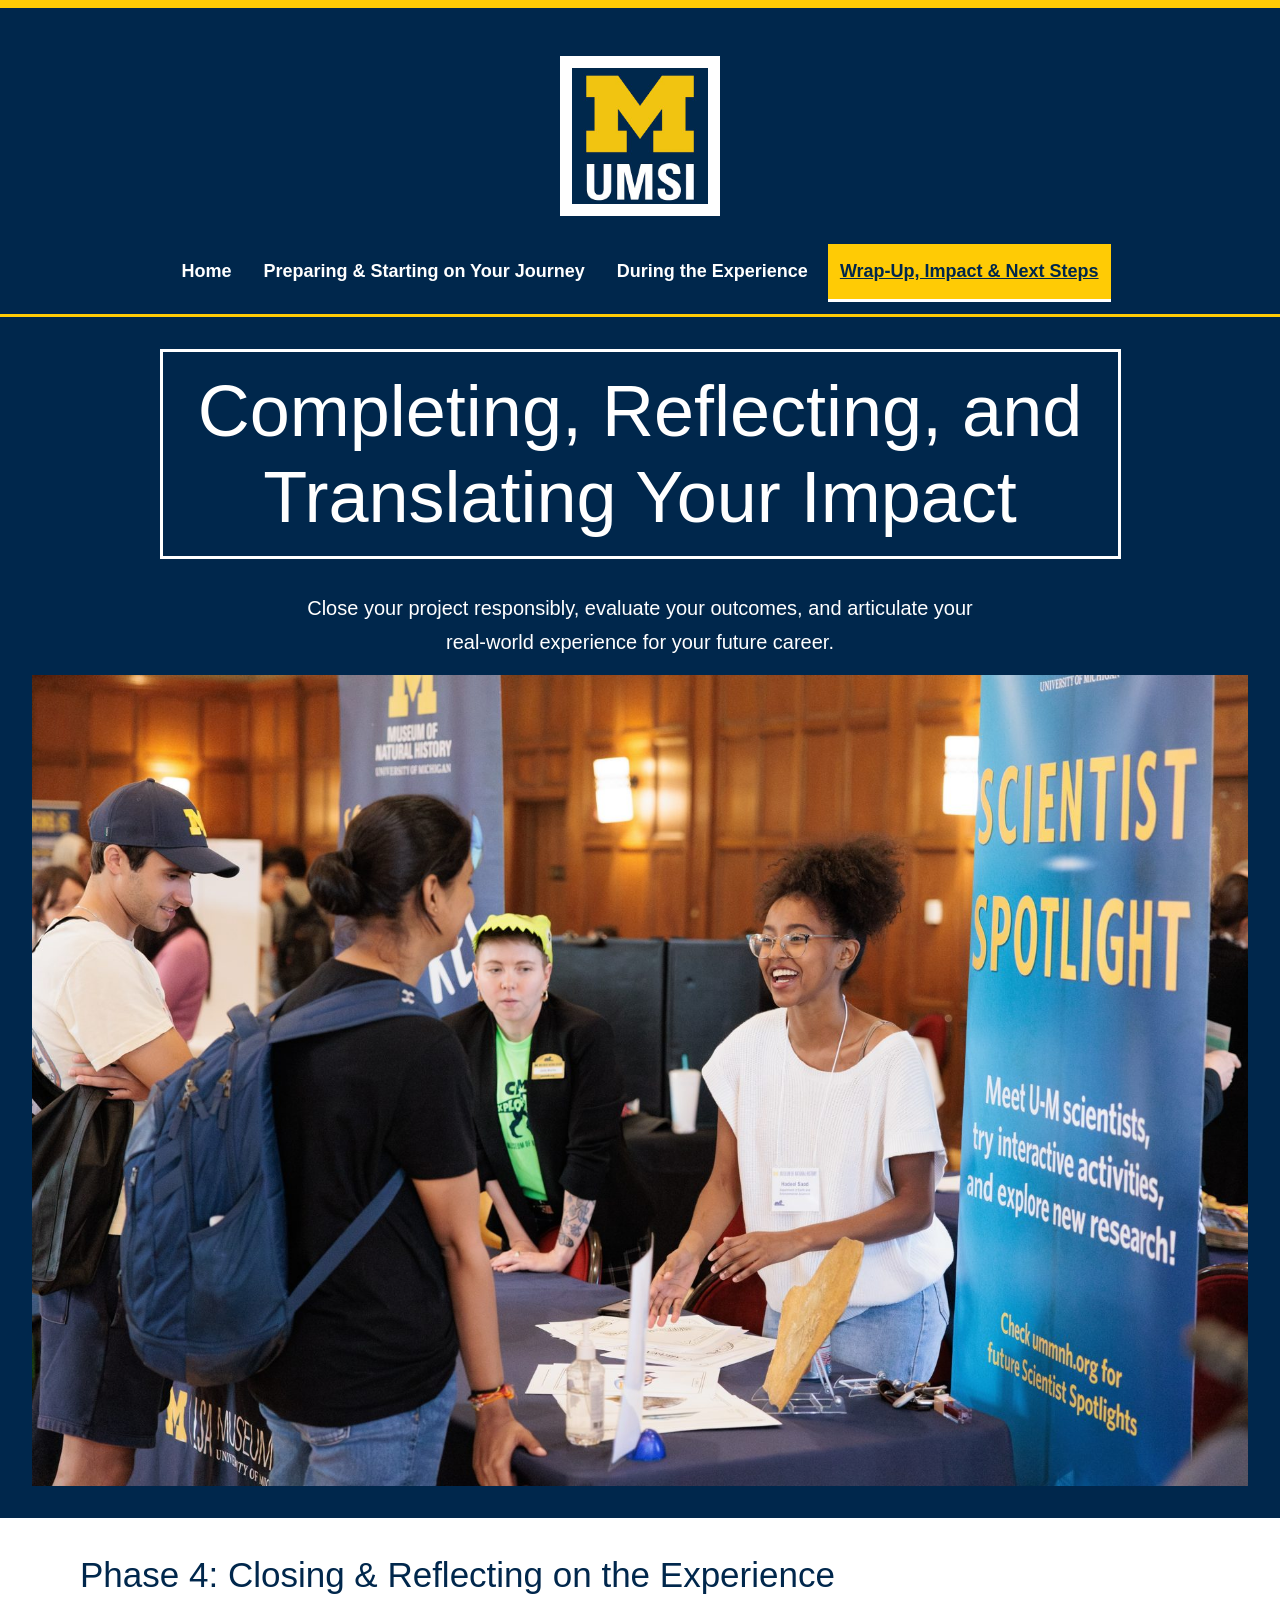
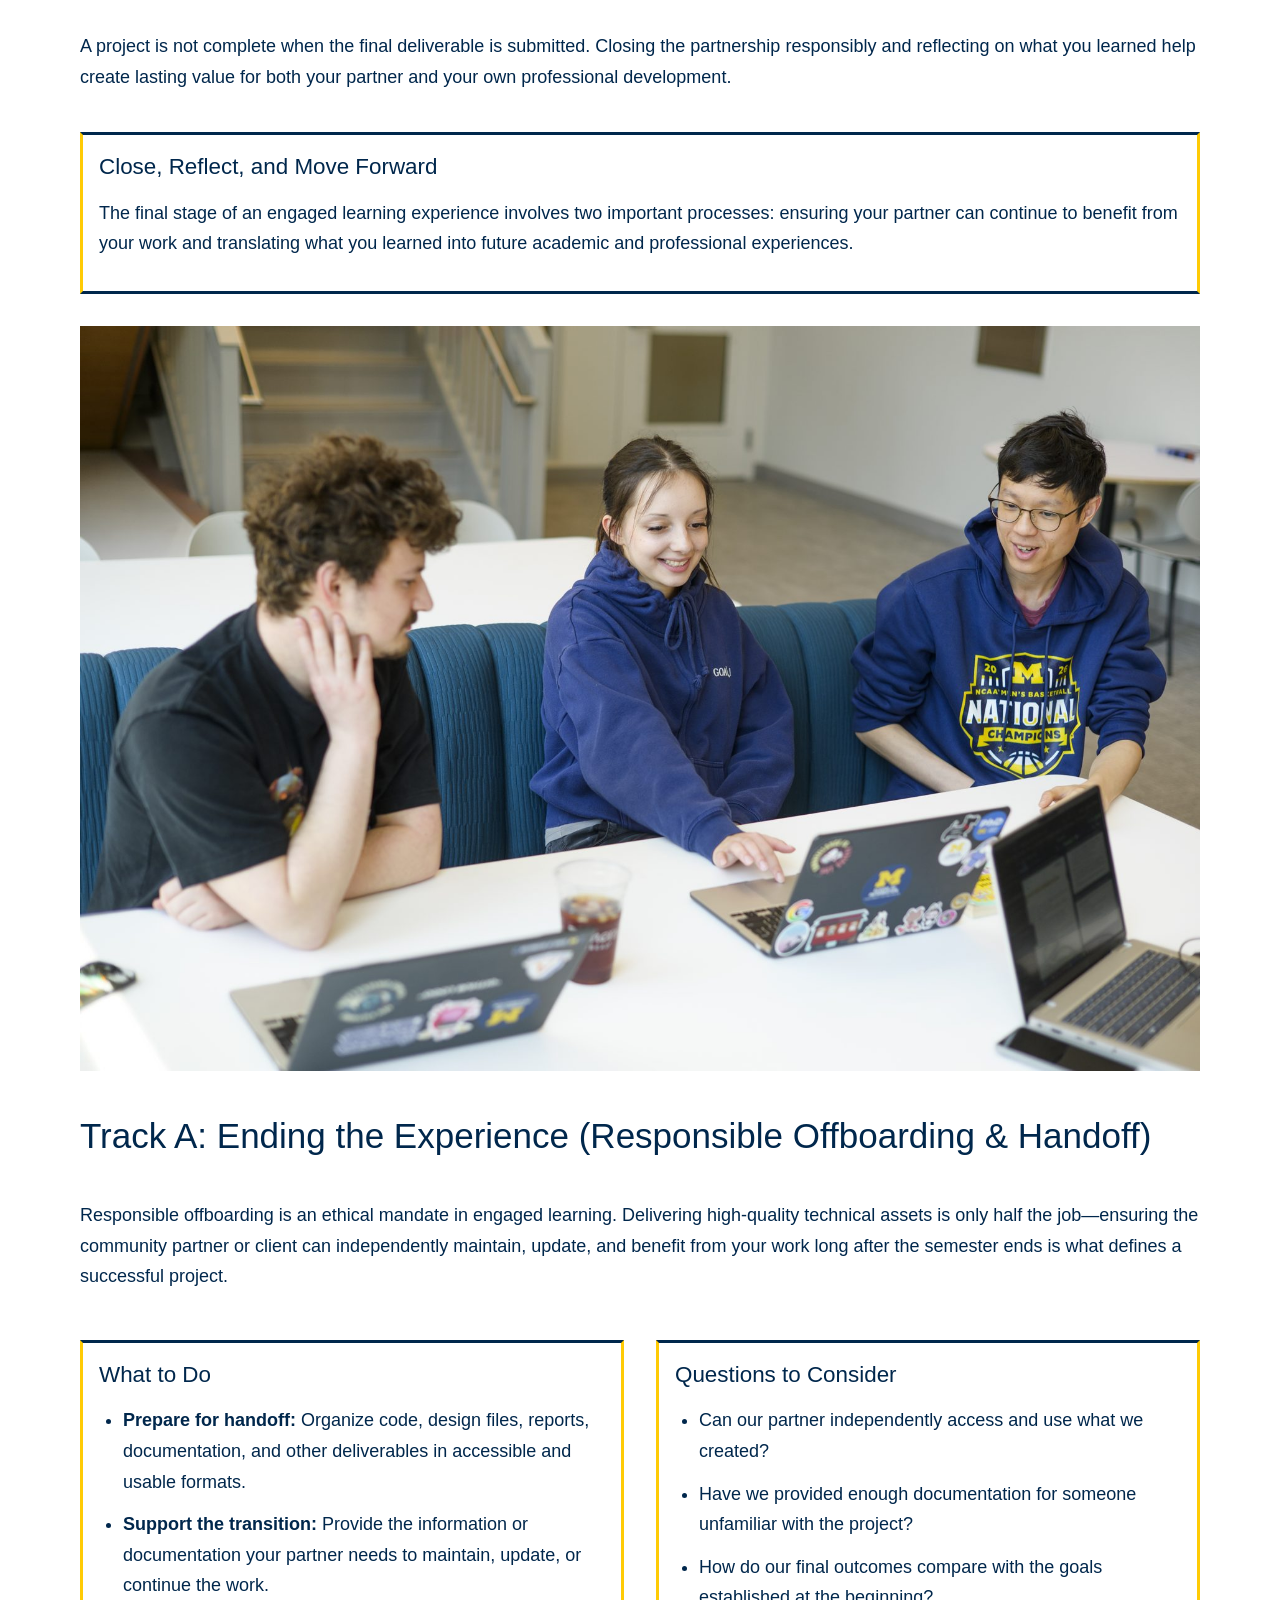
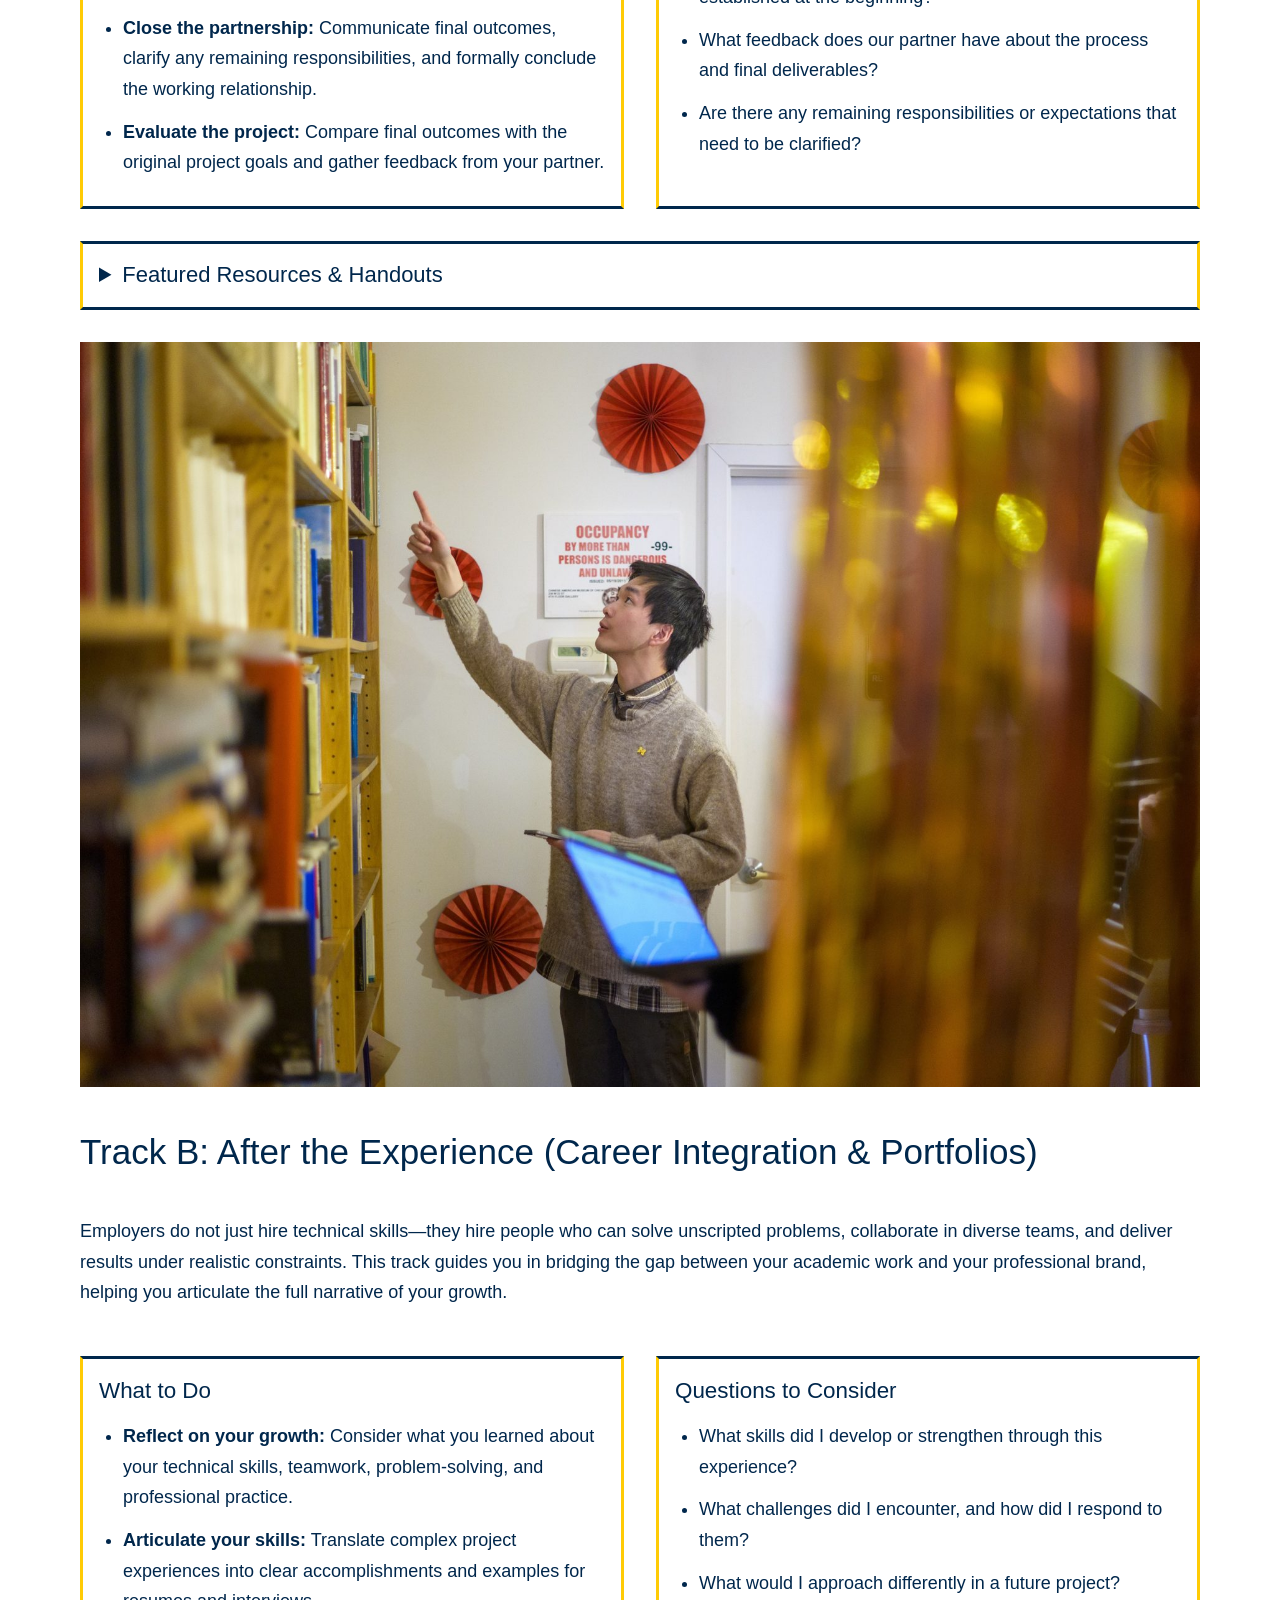
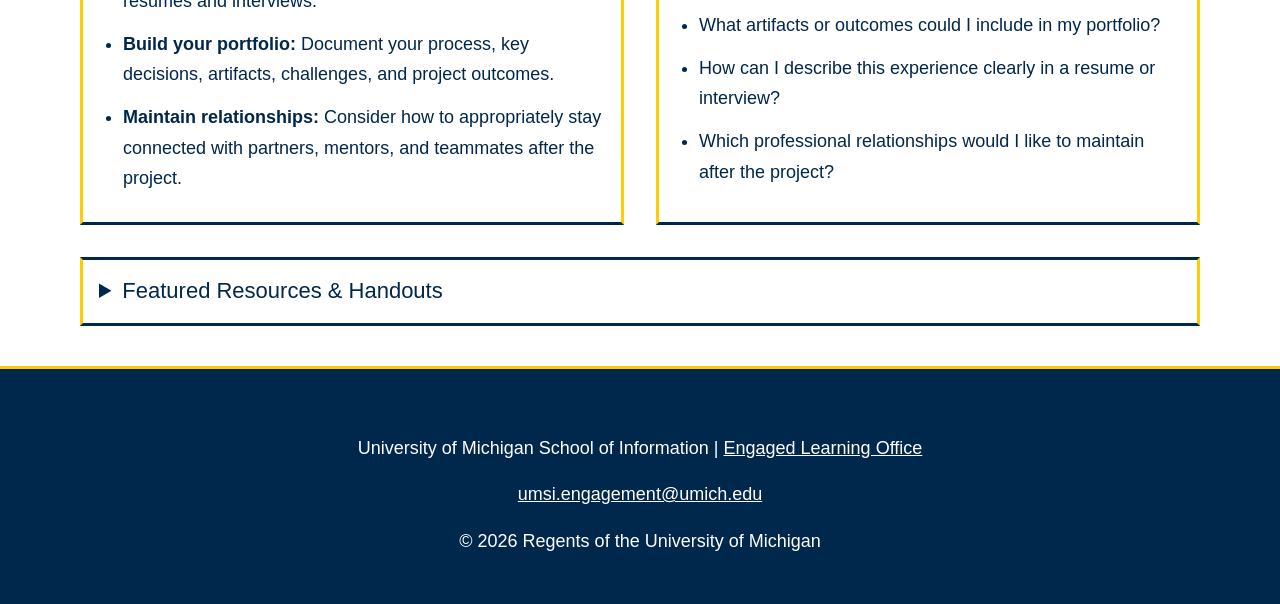
<file: wrap-up&next_steps.html>
<!DOCTYPE html>
<html lang="en">

<head>
  <link rel="stylesheet" href="css/html5reset.css">
<link rel="stylesheet" href="css/style.css">
    <meta charset="UTF-8">
    <meta name="viewport" content="width=device-width, initial-scale=1.0">
    <title>wrap-up&next_steps</title>
  <script src="js/footer.js" defer></script>
</head>
<body>

    <header>
        
<a href = "#main">Skip to Main Content</a>
<img src="images/UMSI_signature_vertical_informal_solidblue.jpg" alt="UMSI Logo">
        <nav>
            <ul>
                <li><a href = "index.html">Home</a></li>
                <li><a href = "prep&start.html">Preparing & Starting on Your Journey</a></li>
                <li><a href = "during.html">During the Experience</a></li>
                <li><a href = "wrap-up&next_steps.html" aria-current="page">Wrap-Up, Impact & Next Steps</a></li>
            </ul>
        </nav>

        <h1>Completing, Reflecting, and Translating Your Impact</h1>
 <p>Close your project responsibly, evaluate your outcomes, and articulate your real-world experience for your future career.
</p>
        <img src="images/MCOMMONS-RackhamResourceFair-04.jpg.JPG" 
        alt="A presenter from the University of Michigan Museum of Natural History speaks to a pair of graduate students at the Rackham Graduate Student Resource Fair."
        height="500">
    </header>
        
<main id="main">
<section class="wrap-up-intro">
  <h2>Phase 4: Closing & Reflecting on the Experience</h2>
  <p>A project is not complete when the final deliverable is submitted. Closing the partnership responsibly and reflecting on what you learned help create lasting value for both your partner and your own professional development.</p>

  <article>
    <h3>Close, Reflect, and Move Forward</h3>
    <p>The final stage of an engaged learning experience involves two important processes: ensuring your partner can continue to benefit from your work and translating what you learned into future academic and professional experiences.</p>
  </article>
</section>

<img src="images/UMSI_ViewbookPHD2026_02.jpg" alt="PhD students sitting and talk and look over computer screenss." height="500">
  <section class="phase-resources">
    <h2>Track A: Ending the Experience (Responsible Offboarding & Handoff) </h2>
<p>Responsible offboarding is an ethical mandate in engaged learning. Delivering high-quality technical assets is only half the job—ensuring the community partner or client can independently maintain, update, and benefit from your work long after the semester ends is what defines a successful project.</p>
    <article>
      <h3>What to Do</h3>
      <ul>
        <li><strong>Prepare for handoff:</strong> Organize code, design files, reports, documentation, and other deliverables in accessible and usable formats.</li>
        <li><strong>Support the transition:</strong> Provide the information or documentation your partner needs to maintain, update, or continue the work.</li>
        <li><strong>Close the partnership:</strong> Communicate final outcomes, clarify any remaining responsibilities, and formally conclude the working relationship.</li>
        <li><strong>Evaluate the project:</strong> Compare final outcomes with the original project goals and gather feedback from your partner.</li>
      </ul>
    </article>

    <article>
      <h3>Questions to Consider</h3>
      <ul>
        <li>Can our partner independently access and use what we created?</li>
        <li>Have we provided enough documentation for someone unfamiliar with the project?</li>
        <li>How do our final outcomes compare with the goals established at the beginning?</li>
        <li>What feedback does our partner have about the process and final deliverables?</li>
        <li>Are there any remaining responsibilities or expectations that need to be clarified?</li>
      </ul>
    </article>

    <article class="featured-resources">
      <details>
        <summary>Featured Resources &amp; Handouts</summary>
        <ul>
          <li><a href="https://docs.google.com/document/d/1-gfg_EZ3T8pa3T0a130Qvtpl1bYoLOVEHSNpGHcJtFA/edit?usp=drive_link">Exiting a Community-Engaged Project Worksheet</a>: Guidance for responsible project transition, asset delivery, and offboarding.</li>

          <li><a href="https://docs.google.com/document/d/1TrEDolwmOIlXgYgAP9VvlOGoYOwFfe6KxzZOgZSVYVw/edit?usp=drive_link">Project Scoping Handout & Terms</a>: Revisit the original project scope and compare final deliverables with initial commitments.</li>

          <li><a href="https://ginsberg.umich.edu/article/campus-community-partnerships-toolkit">Ginsberg Center Student-Client Partnership Toolkit</a>: Guidance for respectfully concluding a community partnership.</li>
        </ul>
      </details>
    </article>
  </section>

<img src="images/UMSI_ASBChineseAmericanMuseumChicago_2026_06.jpg" alt="Students in Chicago for alternative spring break" height="500">
  <section class="phase-resources">
    <h2>Track B: After the Experience (Career Integration & Portfolios)</h2>
    <p>Employers do not just hire technical skills—they hire people who can solve unscripted problems, collaborate in diverse teams, and deliver results under realistic constraints. This track guides you in bridging the gap between your academic work and your professional brand, helping you articulate the full narrative of your growth.</p>
    <article>
      <h3>What to Do</h3>
      <ul>
        <li><strong>Reflect on your growth:</strong> Consider what you learned about your technical skills, teamwork, problem-solving, and professional practice.</li>
        <li><strong>Articulate your skills:</strong> Translate complex project experiences into clear accomplishments and examples for resumes and interviews.</li>
        <li><strong>Build your portfolio:</strong> Document your process, key decisions, artifacts, challenges, and project outcomes.</li>
        <li><strong>Maintain relationships:</strong> Consider how to appropriately stay connected with partners, mentors, and teammates after the project.</li>
      </ul>
    </article>

    <article>
      <h3>Questions to Consider</h3>
      <ul>
        <li>What skills did I develop or strengthen through this experience?</li>
        <li>What challenges did I encounter, and how did I respond to them?</li>
        <li>What would I approach differently in a future project?</li>
        <li>What artifacts or outcomes could I include in my portfolio?</li>
        <li>How can I describe this experience clearly in a resume or interview?</li>
        <li>Which professional relationships would I like to maintain after the project?</li>
      </ul>
    </article>

    <article class="featured-resources">
      <details>
        <summary>Featured Resources &amp; Handouts</summary>
        <ul>
          <li><a href="https://docs.google.com/document/d/1mjyX6jgqXFrY7SFYaA3J2cTh1ZnHH0FKF5aUKfXzXKo/edit?tab=t.0">How to Include Project Experience on Student Resumes</a>: Guidance for translating project experience into effective resume content.</li>

          <li><a href="https://docs.google.com/document/d/1jwQg_Y4jECLPHqcyOtJtDTK5x-68KstexfPbh6jXHnA/edit?tab=t.0">How to Engage with UMSI on Social Media</a>: Best practices for sharing project work and engaging with partners professionally online.</li>

          <li><a href="https://careercenter.umich.edu/content/interviewing-resources">STAR Method Project Reflection Sheet</a>: Use the STAR framework to prepare interview stories about teamwork, challenges, and problem-solving.</li>
        </ul>
      </details>
    </article>
</section>
</main>
  <!-- Content taken & modified from ChatGPT with the prompt, "Help me shorten and refine the existing content for the Phase 1: Preparing for the Experience webpage to reduce redundancy while preserving the original meaning." OpenAI. (2026). ChatGPT (GPT-5.6 Sol September 17th version) [Large language model]. -->

<footer>
        <p>University of Michigan School of Information | <a href="https://www.si.umich.edu/programs/engaged-learning/about-engaged-learning-office">Engaged Learning Office </a></p>
      <address>
        <a href="mailto:umsi.engagement@umich.edu">umsi.engagement@umich.edu</a>
      </address>
      <p>&copy; <span data-current-year></span> Regents of the University of Michigan</p>
    </footer>
    
</body>

</html>
</file>
<file: css/style.css>
/*!
* LICENSE - style only: CC BY-NC-SA
* @link https://creativecommons.org/licenses/by-nc-sa/3.0/
* Graphics copyright of Elisangela Silva
* 
* Title: Animado
* Author: Elisangela Silva
* Website: N/A
* Twitter: @elisannsilva
*
* View on Style Stage:
* @link https://stylestage.dev/styles/animado/
*/

/* Adapted from Animado by Elisangela Silva with changes for U-M branding and the existing ELO HTML.
   Source: stylestage-main.zip, src/styles/css/animado.css
   Brand reference: https://brand.umich.edu/design-resources/colors/
 */

* {
    margin: 0;
    padding: 0;
    box-sizing: border-box;
}
body {
    background-color: #FFFFFF;
    font-family: Arial, Helvetica, sans-serif;
    color: #00274C;
    font-size: 18px;
    line-height: 1.7;
}

header > a {
    position: absolute;
    top: -160px;
    z-index: -1000;
}
header > a:focus {
    top: 16px;
    z-index: 10;
    padding: 16px;
    background: #FFCB05;
    color: #00274C;
}
a { color: inherit; }
p { margin: 0 0 16px; }
strong { font-weight: bold; }
em { font-style: italic; }
main, aside, footer { padding: 16px; }

header {
    color: #FFFFFF;
    display: grid;
    text-align: center;
    place-items: center;
    padding: 32px 0;
    background: #00274C;
    border-top: 8px solid #FFCB05;
}
header h1 {
    font-size: 32px;
    line-height: 1.2;
    border: 3px solid #FFFFFF;
    padding: 16px;
    margin: 32px 16px;
    width: min(calc(100% - 32px), 427px);
}
header p {
    font-size: 20px;
    width: min(100%, 723px);
    padding-inline: 16px;
}
img { display: block; width: 100%; height: auto; }
header > img { width: min(100%, 1216px); }
header > img:first-of-type {
    width: 160px;
    margin: 16px;
    padding: 12px;
    background: #FFFFFF;
}

nav {
    width: 100%;
    padding: 8px;
    background: #00274C;
    border-bottom: 3px solid #FFCB05;
}
nav ul {
    display: flex;
    flex-wrap: wrap;
    justify-content: center;
    margin: 0;
    padding: 0;
    list-style: none;
}
nav ul li { margin: 4px; }
nav ul a {
    display: inline-grid;
    padding: 12px;
    font-size: 18px;
    font-weight: bold;
    text-decoration: none;
    border-bottom: 3px solid transparent;
}
nav a:hover, nav a:focus, nav a[aria-current="page"] {
    background: #FFCB05;
    color: #00274C;
    border-bottom-color: #FFFFFF;
    text-decoration: underline;
}

main {
    width: min(100%, 801px);
    margin-inline: auto;
    padding-top: 24px;
    padding-bottom: 40px;
    display: grid;
    grid-template-columns: repeat(auto-fit, minmax(min(100%, 250px), 1fr));
    gap: 32px;
}
main > section, main > img, main > aside { grid-column: 1 / -1; }
main section {
    display: grid;
    grid-template-columns: repeat(auto-fit, minmax(min(100%, 250px), 1fr));
    gap: 24px;
}
main section > h2, main section > p, main section > ul,
main section > img, main section > iframe,
main .wrap-up-intro > article,
main .phase-resources > .featured-resources { grid-column: 1 / -1; }
.featured-resources summary {
    cursor: pointer;
    font-size: 22px;
    line-height: 1.4;
}
.featured-resources details[open] > summary {
    margin-bottom: 14px;
}
main h2 {
    font-size: 26px;
    line-height: 1.4;
    margin: 8px 0;
}
main p, main ol { margin-block: 0 16px; }

article {
    border: 3px solid #00274C;
    border-left-color: #FFCB05;
    border-right-color: #FFCB05;
    padding: 16px;
    min-width: 0;
}
#main strong { color: #00274C; }
main h3 {
    color: #00274C;
    line-height: 1.4;
    margin: 0 0 15px;
    font-size: 22.4px;
}
ol { list-style-type: decimal; }
main ul { list-style-type: disc; }
main ul, main ol { padding-inline-start: 24px; }
main li { margin-bottom: 12px; }
main a { text-decoration: underline; }

aside > div > a {
    display: inline-flex;
    align-items: center;
    justify-content: center;
    text-align: center;
    background: #FFCB05;
    font-weight: bold;
    color: #00274C;
    padding: 16px;
}
aside {
    display: block;
    border: 3px solid #FFCB05;
    margin: 16px 0;
}
aside > div { margin-block: 16px; }
iframe {
    width: 100%;
    height: 192px;
    border: 0;
}

/* Full-width footer in the U-M brand colors. */
footer {
    width: 100%;
    border-top: 3px solid #FFCB05;
    background-color: #00274C;
    color: #FFFFFF;
    text-align: center;
}
footer p:first-child { margin-top: 32px; }
footer address { font-style: normal; margin-block: 16px; }
footer a { color: inherit; text-decoration: underline; }
footer a:focus-visible { outline-color: #FFCB05; }
a:hover { text-decoration: underline; }
a:focus {
    outline: 3px solid #00274C;
    outline-offset: 3px;
}

.home-header {
    min-height: 800px;
    padding: 0;
    grid-template-rows: auto 1fr;
}
.home-hero {
    display: grid;
    place-items: center;
    width: 100%;
    height: 100%;
    min-height: 448px;
    background: linear-gradient(rgba(0, 39, 76, 0.8), rgba(0, 39, 76, 0.8)),
        url('../images/MCOMMONS-Maize_Hour_North-18.jpg') center / cover;
    padding: 16px;
}
.home-hero > img { display: none; }
.home-hero h1 {
    width: auto;
    margin: 0;
    border: 0;
}
.hero-welcome {
    display: block;
    font-size: 48px;
}
.hero-subtitle {
    display: block;
    margin-top: 16px;
    font-size: 18px;
    font-weight: normal;
    line-height: 1.5;
}

main .phase-resources,
main .prep-context {
    grid-template-columns: 1fr;
}

@media (min-width: 1024px) {
    main .prep-context {
        grid-template-columns: minmax(0, 3fr) minmax(0, 2fr);
        align-items: center;
        gap: 32px;
    }

    main .prep-context > .prep-atrium-photo {
        grid-column: 2;
    }

    aside, footer {
        padding: 32px;
    }

    header h1 {
        font-size: 72px;
        width: min(calc(100% - 32px), 961px);
    }

    main h2 {
        font-size: 35px;
    }

    iframe {
        height: 384px;
    }

    .home-hero {
        padding: 32px;
    }

    .hero-welcome {
        font-size: 96px;
    }

    .hero-subtitle {
        font-size: 32px;
    }

    main:has(> .phase-resources) {
        width: min(100%, 1152px);
    }

    main .phase-resources {
        grid-template-columns: repeat(2, minmax(0, 1fr));
        gap: 32px;
    }
}
</file>
